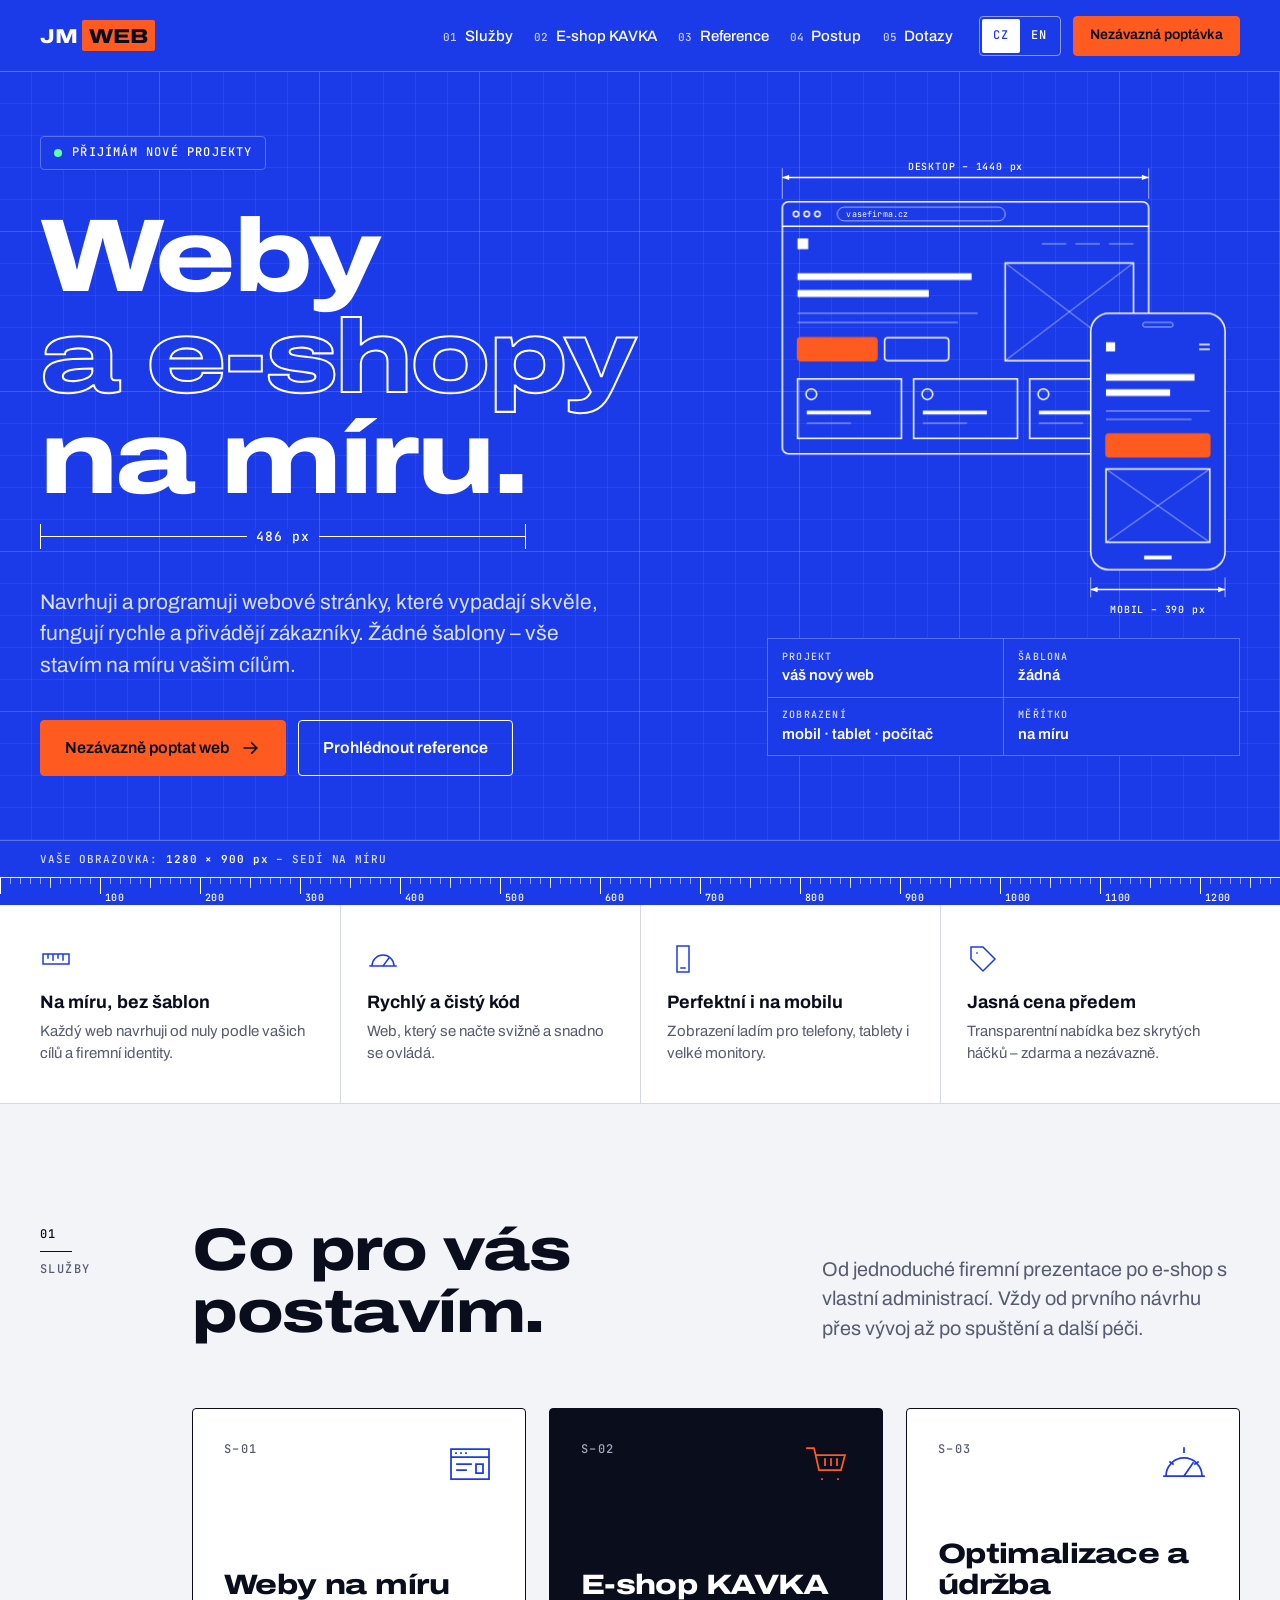
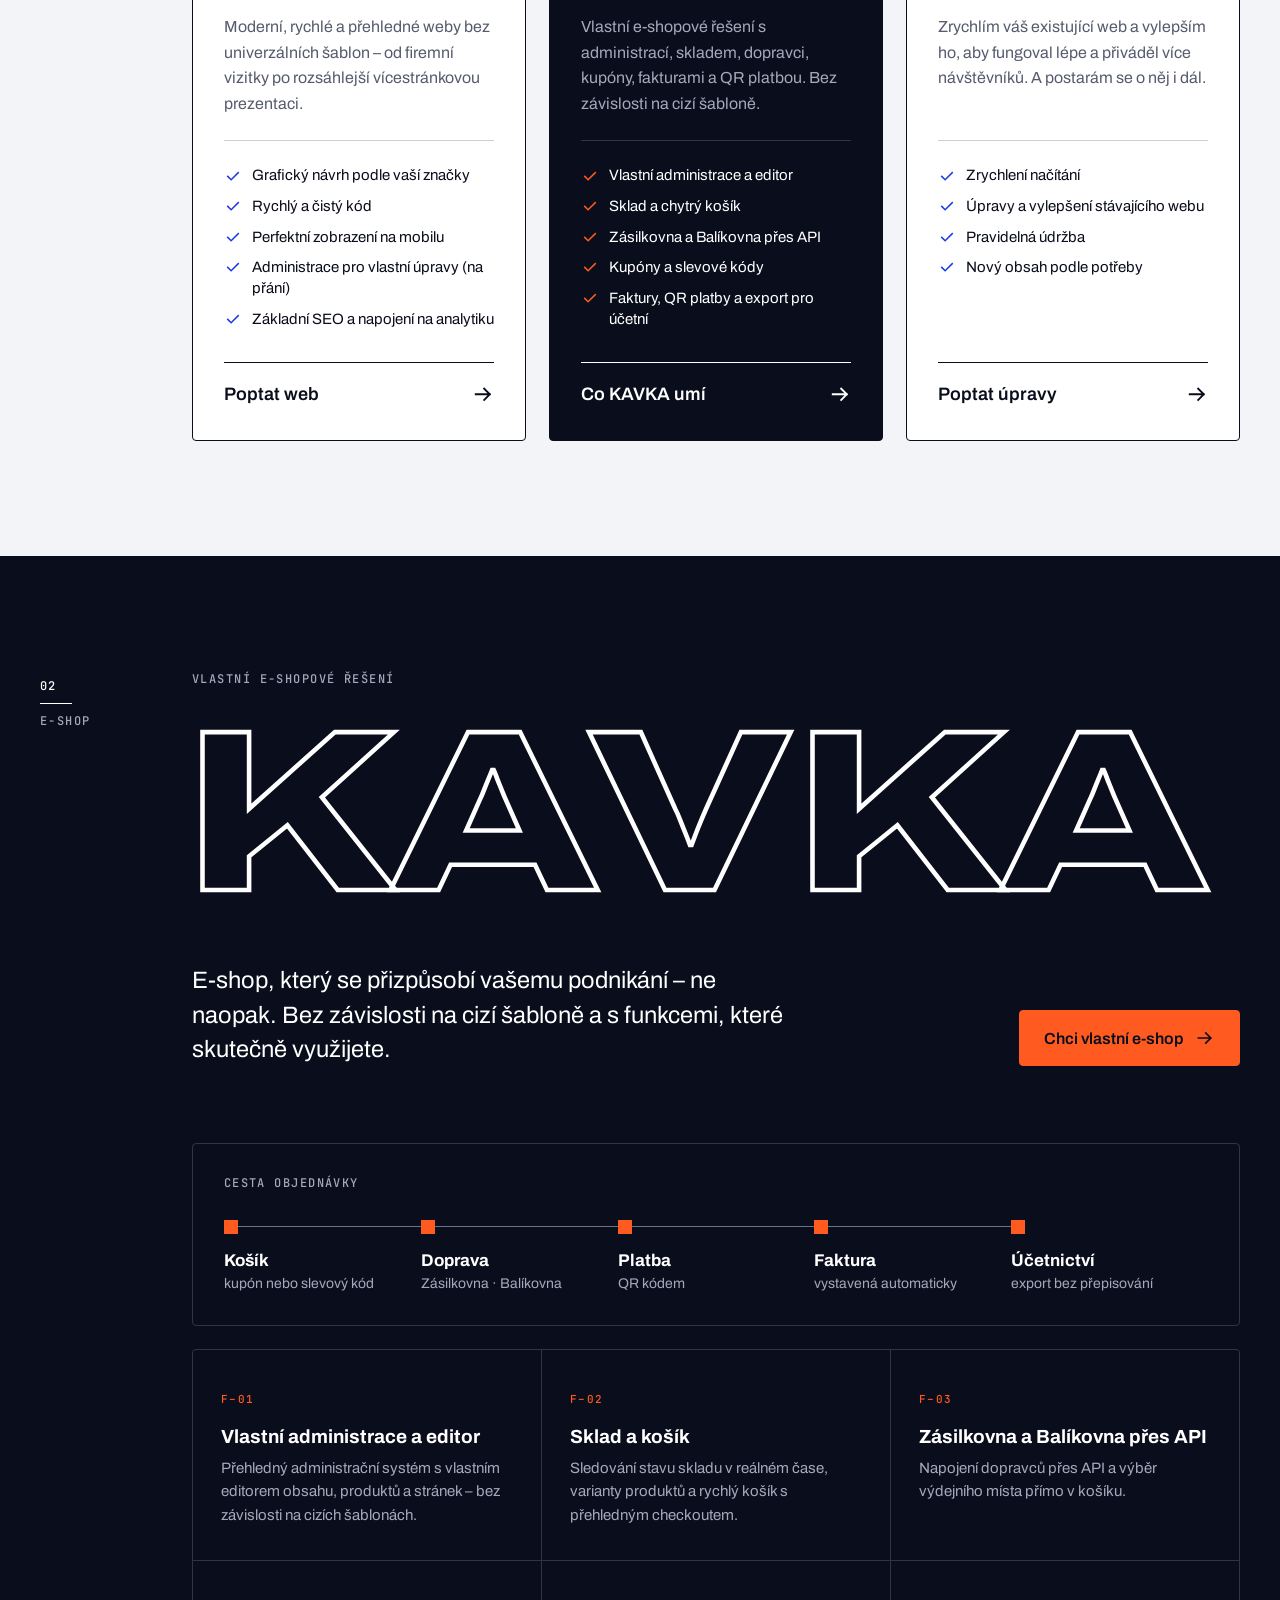
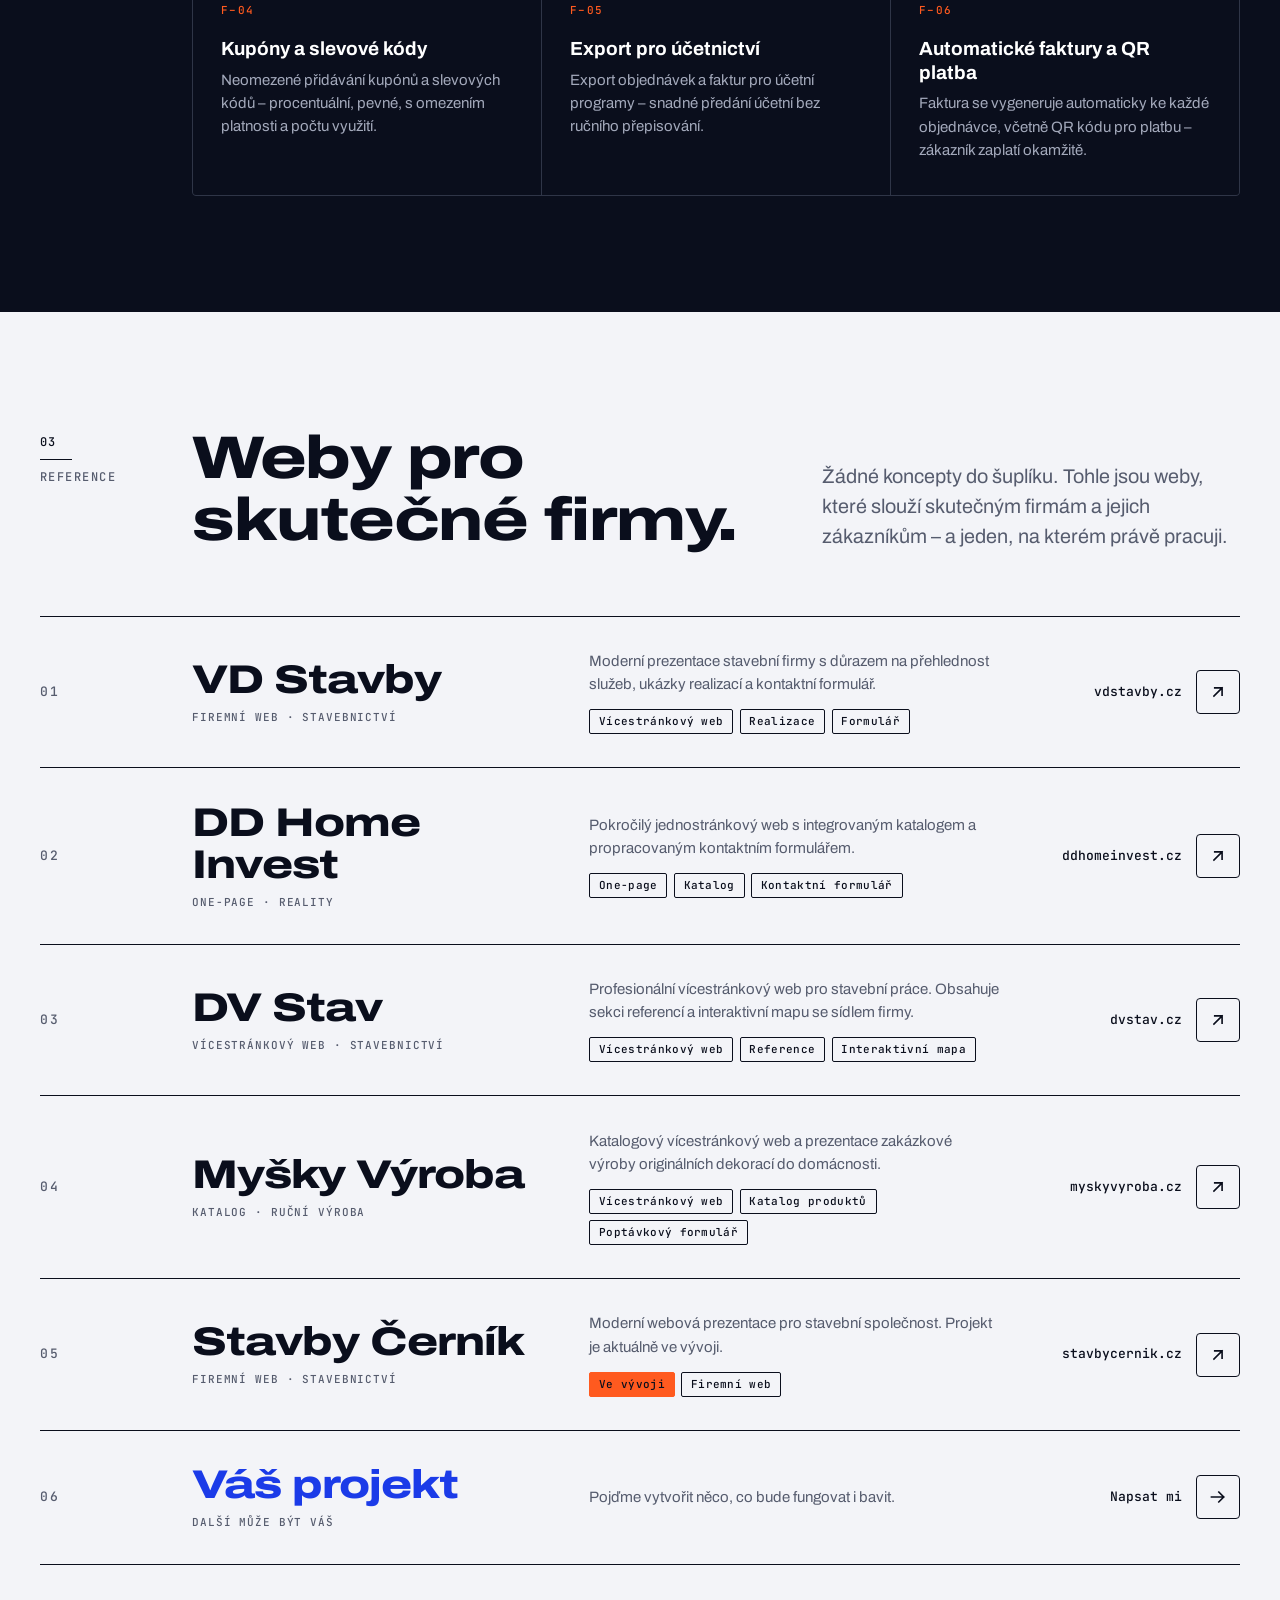
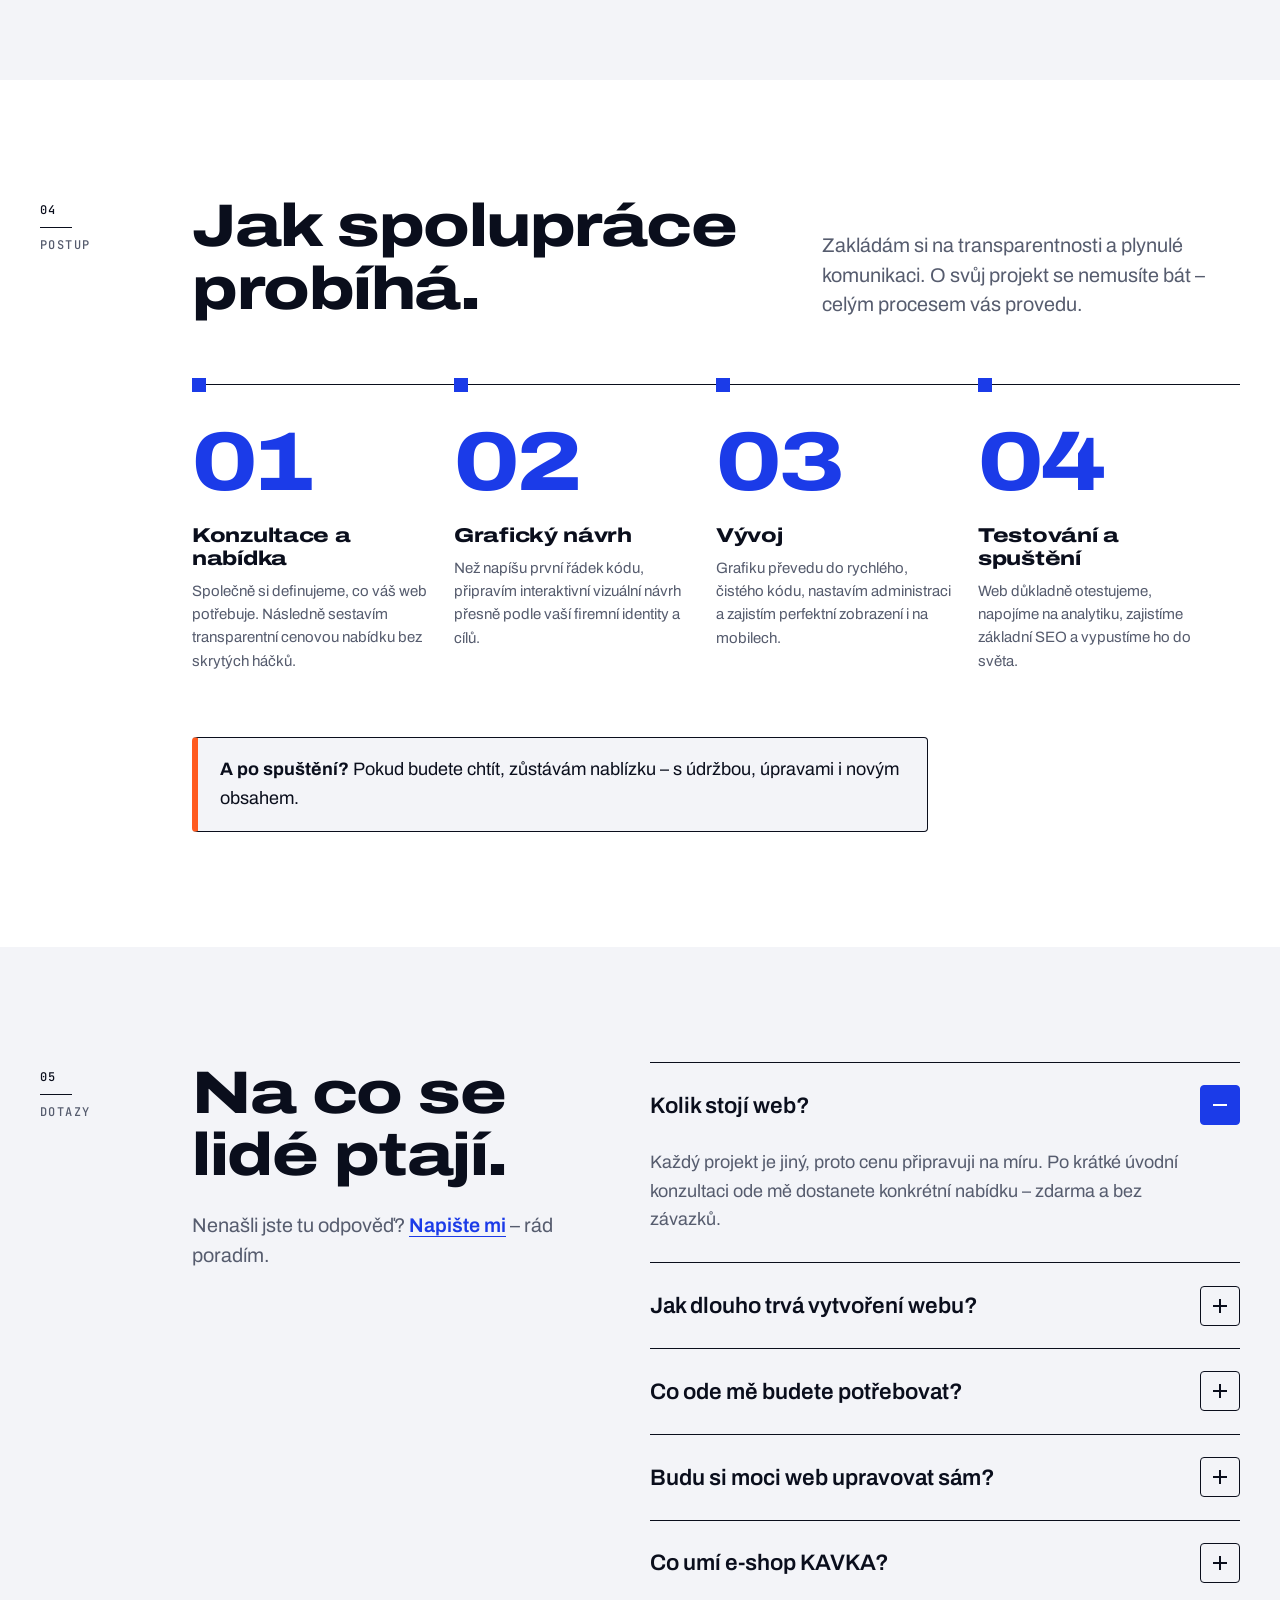
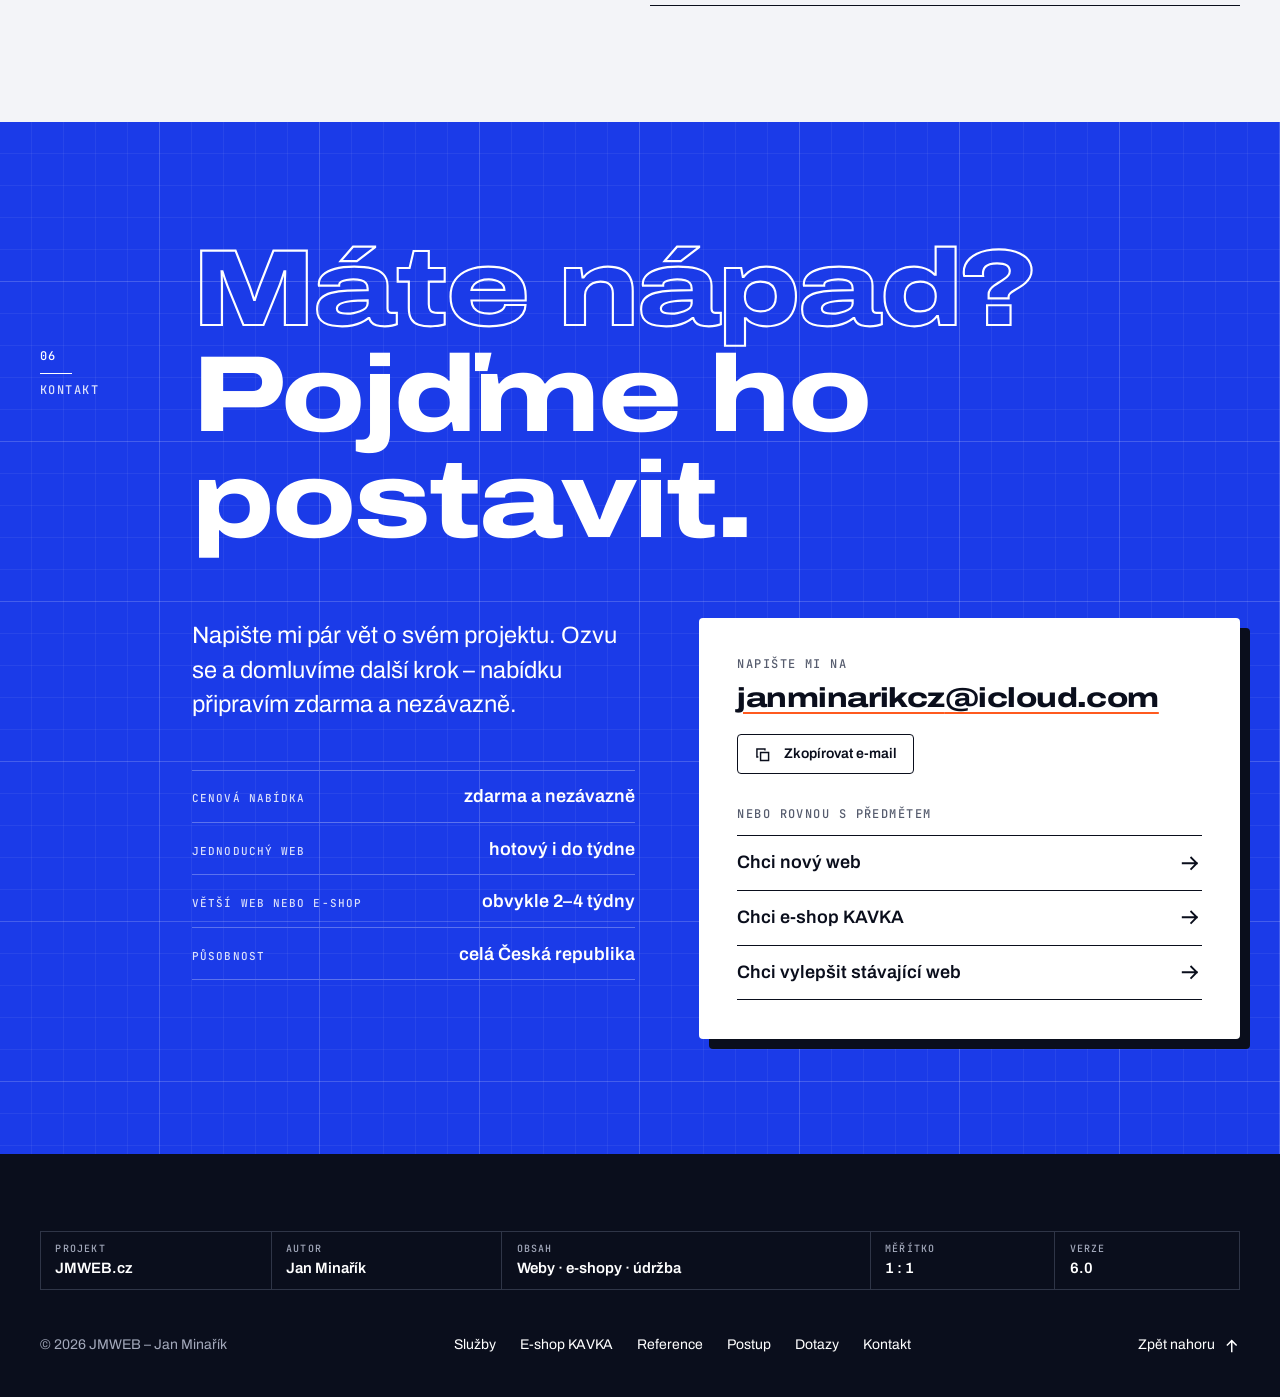
<file: index.html>
<!doctype html>
<html lang="cs" class="no-js">
<head>
  <meta charset="utf-8">
  <meta name="viewport" content="width=device-width, initial-scale=1, viewport-fit=cover">
  <title>JMWEB – weby a e-shopy na míru | Jan Minařík</title>
  <meta name="description" content="Navrhuji a programuji weby a e-shopy na míru – rychlé, přehledné a perfektní i na mobilu. Žádné šablony. Vlastní e-shopové řešení KAVKA. Nabídka zdarma a nezávazně.">
  <meta name="author" content="Jan Minařík">
  <meta name="theme-color" content="#1b3be8">
  <meta name="color-scheme" content="light">
  <link rel="canonical" href="https://www.jmweb.cz/">

  <meta property="og:type" content="website">
  <meta property="og:site_name" content="JMWEB">
  <meta property="og:locale" content="cs_CZ">
  <meta property="og:url" content="https://www.jmweb.cz/">
  <meta property="og:title" content="JMWEB – weby a e-shopy na míru">
  <meta property="og:description" content="Navrhuji a programuji webové stránky, které vypadají skvěle, fungují rychle a přivádějí zákazníky. Žádné šablony – vše stavím na míru.">
  <meta property="og:image" content="https://www.jmweb.cz/assets/img/og-image.png">
  <meta property="og:image:width" content="1200">
  <meta property="og:image:height" content="630">
  <meta property="og:image:alt" content="JMWEB – weby a e-shopy na míru">
  <meta name="twitter:card" content="summary_large_image">

  <link rel="icon" href="favicon.ico" sizes="32x32">
  <link rel="icon" href="favicon.svg" type="image/svg+xml">
  <link rel="apple-touch-icon" href="apple-touch-icon.png">
  <link rel="manifest" href="manifest.json">

  <link rel="preload" href="assets/fonts/archivo-expanded-800.woff2" as="font" type="font/woff2" crossorigin>
  <link rel="preload" href="assets/fonts/archivo-400-700.woff2" as="font" type="font/woff2" crossorigin>
  <!-- Po úpravě CSS nebo JS zvyšte číslo ?v= zde, ve 404.html a v sw.js. -->
  <link rel="stylesheet" href="assets/css/style.css?v=6.0.0">

  <script>
    (function (d) {
      var h = d.documentElement;
      h.className = h.className.replace('no-js', 'js');
      try {
        var p = new URLSearchParams(location.search).get('lang');
        var l = (p === 'en' || p === 'cs') ? p : localStorage.getItem('jmweb-lang');
        if (l === 'en') {
          h.lang = 'en';
          h.classList.add('lang-pending');
          setTimeout(function () { h.classList.remove('lang-pending'); }, 1500);
        }
      } catch (e) {}
    })(document);
  </script>
  <script src="assets/js/main.js?v=6.0.0" defer></script>

  <script type="application/ld+json">
  {
    "@context": "https://schema.org",
    "@type": "ProfessionalService",
    "name": "JMWEB – Jan Minařík",
    "description": "Tvorba webových stránek a e-shopů na míru včetně vlastního e-shopového řešení KAVKA.",
    "url": "https://www.jmweb.cz/",
    "image": "https://www.jmweb.cz/assets/img/og-image.png",
    "email": "janminarikcz@icloud.com",
    "areaServed": "Česká republika",
    "founder": { "@type": "Person", "name": "Jan Minařík" },
    "makesOffer": [
      { "@type": "Offer", "name": "Tvorba webových stránek na míru" },
      { "@type": "Offer", "name": "E-shop KAVKA – vlastní e-shopové řešení" },
      { "@type": "Offer", "name": "Optimalizace a údržba webů" }
    ]
  }
  </script>
</head>
<body>

<svg class="sprite" aria-hidden="true" focusable="false" width="0" height="0">
  <symbol id="i-arrow" viewBox="0 0 24 24"><path d="M4 12h15M13 6l6 6-6 6"/></symbol>
  <symbol id="i-arrow-ne" viewBox="0 0 24 24"><path d="M7 17 17 7M8 7h9v9"/></symbol>
  <symbol id="i-arrow-up" viewBox="0 0 24 24"><path d="M12 20V5M6 11l6-6 6 6"/></symbol>
  <symbol id="i-check" viewBox="0 0 24 24"><path d="M5 12.5 9.5 17 19 7.5"/></symbol>
  <symbol id="i-copy" viewBox="0 0 24 24"><path d="M9 9h11v11H9zM15 5V4H4v11h1"/></symbol>
  <symbol id="i-ruler" viewBox="0 0 32 32"><path d="M3 11h26v10H3zM8 11v4M13 11v6M18 11v4M23 11v6"/></symbol>
  <symbol id="i-gauge" viewBox="0 0 32 32"><path d="M5 23a11 11 0 1 1 22 0M16 23l6-8M3 23h26"/></symbol>
  <symbol id="i-phone" viewBox="0 0 32 32"><path d="M10 3h12v26H10zM14 25h4"/></symbol>
  <symbol id="i-tag" viewBox="0 0 32 32"><path d="M4 4h12l12 12-12 12L4 16zM10 10h.01"/></symbol>
  <symbol id="i-window" viewBox="0 0 48 48"><path d="M5 9h38v30H5zM5 17h38M10 13h.01M15 13h.01M20 13h.01M11 24h14M11 30h9M30 24h7v9h-7z"/></symbol>
  <symbol id="i-cart" viewBox="0 0 48 48"><path d="M4 8h7l5 22h22l4-15H13M19 39h.01M35 39h.01M22 19v6M28 19v6M34 19v6"/></symbol>
  <symbol id="i-tune" viewBox="0 0 48 48"><path d="M6 36a18 18 0 1 1 36 0M24 36l9-13M4 36h40M24 8v4M10 22l3 2M38 22l-3 2"/></symbol>
</svg>

<a class="skip-link" href="#main" data-i18n="a11y.skip">Přeskočit na obsah</a>

<header class="site-header" id="header">
  <div class="container header-inner">
    <a class="brand" href="#top" aria-label="JMWEB Jan Minařík – na začátek stránky" data-i18n-attr="aria-label=a11y.brand">
      <span class="brand-word" aria-hidden="true"><span class="brand-jm">JM</span><span class="brand-web">WEB</span></span>
      <span class="brand-sub" aria-hidden="true">Jan Minařík</span>
    </a>

    <nav class="nav" id="nav" aria-label="Hlavní navigace" data-i18n-attr="aria-label=a11y.nav">
      <ul class="nav-list" role="list">
        <li><a href="#sluzby"><span class="nav-no" aria-hidden="true">01</span><span data-i18n="nav.services">Služby</span></a></li>
        <li><a href="#kavka"><span class="nav-no" aria-hidden="true">02</span><span data-i18n="nav.kavka">E-shop KAVKA</span></a></li>
        <li><a href="#reference"><span class="nav-no" aria-hidden="true">03</span><span data-i18n="nav.work">Reference</span></a></li>
        <li><a href="#proces"><span class="nav-no" aria-hidden="true">04</span><span data-i18n="nav.process">Postup</span></a></li>
        <li><a href="#faq"><span class="nav-no" aria-hidden="true">05</span><span data-i18n="nav.faq">Dotazy</span></a></li>
        <li class="nav-contact"><a href="#kontakt"><span class="nav-no" aria-hidden="true">06</span><span data-i18n="nav.contact">Kontakt</span></a></li>
      </ul>
      <p class="nav-mail"><a href="mailto:janminarikcz@icloud.com">janminarikcz@icloud.com</a></p>
    </nav>

    <div class="header-tools">
      <div class="lang" role="group" aria-label="Jazyk" data-i18n-attr="aria-label=a11y.lang">
        <button type="button" class="lang-btn" data-lang="cs" lang="cs" aria-pressed="true" aria-label="CZ – čeština">CZ</button>
        <button type="button" class="lang-btn" data-lang="en" lang="en" aria-pressed="false" aria-label="EN – English">EN</button>
      </div>
      <a class="btn btn-sm header-cta" href="#kontakt"><span data-i18n="nav.cta">Nezávazná poptávka</span></a>
      <button type="button" class="menu-toggle" aria-expanded="false" aria-controls="nav" aria-label="Otevřít menu" data-i18n-attr="aria-label=a11y.menuOpen">
        <span class="menu-toggle-bars" aria-hidden="true"><span></span><span></span></span>
      </button>
    </div>
  </div>
</header>

<main id="main">

  <!-- ============ 00 / ÚVOD ============ -->
  <section class="hero t-blue" id="top" aria-labelledby="hero-title">
    <div class="hero-bg" aria-hidden="true"></div>
    <div class="container hero-inner">
      <div class="hero-copy">
        <p class="status"><span class="status-dot" aria-hidden="true"></span><span data-i18n="hero.status">Přijímám nové projekty</span></p>

        <h1 class="hero-title" id="hero-title">
          <span class="hero-line"><span data-i18n="hero.t1">Weby</span></span>
          <span class="hero-line hero-line--outline"><span data-i18n="hero.t2">a e-shopy</span></span>
          <span class="hero-line"><span class="measure" id="measure"><span data-i18n="hero.t3">na míru.</span><span class="dim" aria-hidden="true"><span class="dim-label" id="measure-label"></span></span></span></span>
        </h1>

        <p class="hero-lead" data-i18n="hero.lead">Navrhuji a programuji webové stránky, které vypadají skvěle, fungují rychle a přivádějí zákazníky. Žádné šablony – vše stavím na míru vašim cílům.</p>

        <div class="hero-actions">
          <a class="btn btn-primary" href="#kontakt"><span data-i18n="hero.cta1">Nezávazně poptat web</span><svg class="icon" aria-hidden="true"><use href="#i-arrow"/></svg></a>
          <a class="btn btn-ghost" href="#reference"><span data-i18n="hero.cta2">Prohlédnout reference</span></a>
        </div>
      </div>

      <figure class="hero-figure">
        <svg class="drawing" viewBox="0 0 620 606" role="img" aria-labelledby="drawing-title" focusable="false">
          <title id="drawing-title" data-i18n="hero.figTitle">Schematický výkres webu na počítači a v mobilu</title>
          <!-- desktop: kóta šířky -->
          <g class="dr dr-dim" style="--d:.9s">
            <path class="dr-thin" d="M20 16v40M500 16v40"/>
            <path d="M20 28h480"/>
            <path class="dr-fill" d="M20 28l9-3.6v7.2zM500 28l-9-3.6v7.2z"/>
            <text class="dr-text" x="260" y="19" text-anchor="middle">DESKTOP – 1440 px</text>
          </g>
          <!-- desktop: okno prohlížeče -->
          <g class="dr" style="--d:.15s">
            <rect x="20" y="60" width="480" height="330" rx="8"/>
            <path d="M20 92h480"/>
            <circle cx="38" cy="76" r="3.5"/><circle cx="52" cy="76" r="3.5"/><circle cx="66" cy="76" r="3.5"/>
            <rect class="dr-thin" x="92" y="67" width="220" height="18" rx="9"/>
          </g>
          <text class="dr dr-text dr-url" style="--d:.45s" x="104" y="80" data-i18n="hero.figUrl">vasefirma.cz</text>
          <g class="dr" style="--d:.45s">
            <path class="dr-fill" d="M40 108h14v14H40z"/>
            <path class="dr-thin" d="M360 115h32M404 115h32M448 115h32"/>
            <path class="dr-bar" d="M40 158h228M40 180h172"/>
            <path class="dr-thin" d="M40 206h236M40 218h210"/>
            <rect class="dr-accent" x="40" y="238" width="104" height="30" rx="4"/>
            <rect x="154" y="238" width="84" height="30" rx="4"/>
            <rect x="312" y="140" width="168" height="128"/>
            <path class="dr-thin" d="M312 140l168 128M480 140 312 268"/>
          </g>
          <g class="dr" style="--d:.7s">
            <rect x="40" y="292" width="136" height="78"/><rect x="192" y="292" width="136" height="78"/><rect x="344" y="292" width="136" height="78"/>
            <circle cx="58" cy="312" r="7"/><circle cx="210" cy="312" r="7"/><circle cx="362" cy="312" r="7"/>
            <path class="dr-bar dr-bar--sm" d="M52 336h84M204 336h84M356 336h84"/>
            <path class="dr-thin" d="M52 350h58M204 350h58M356 350h58"/>
          </g>
          <!-- mobil -->
          <g class="dr" style="--d:1s">
            <rect class="dr-cover" x="424" y="206" width="176" height="336" rx="24"/>
            <rect class="dr-thin" x="492" y="218" width="40" height="6" rx="3"/>
            <path class="dr-fill" d="M444 244h12v12h-12z"/>
            <path d="M566 247h14M566 253h14"/>
            <path class="dr-bar" d="M444 290h116M444 310h84"/>
            <path class="dr-thin" d="M444 334h136M444 345h112"/>
            <rect class="dr-accent" x="444" y="364" width="136" height="30" rx="4"/>
            <rect x="444" y="410" width="136" height="96"/>
            <path class="dr-thin" d="M444 410l136 96M580 410l-136 96"/>
            <path class="dr-bar dr-bar--sm" d="M494 526h36"/>
          </g>
          <!-- mobil: kóta šířky -->
          <g class="dr dr-dim" style="--d:1.35s">
            <path class="dr-thin" d="M424 552v26M600 552v26"/>
            <path d="M424 568h176"/>
            <path class="dr-fill" d="M424 568l9-3.6v7.2zM600 568l-9-3.6v7.2z"/>
            <text class="dr-text" x="512" y="598" text-anchor="middle" data-i18n="hero.figMobile">MOBIL – 390 px</text>
          </g>
        </svg>
        <figcaption class="legend">
          <dl>
            <div><dt data-i18n="legend.k1">Projekt</dt><dd data-i18n="legend.v1">váš nový web</dd></div>
            <div><dt data-i18n="legend.k2">Šablona</dt><dd data-i18n="legend.v2">žádná</dd></div>
            <div><dt data-i18n="legend.k3">Zobrazení</dt><dd data-i18n="legend.v3">mobil · tablet · počítač</dd></div>
            <div><dt data-i18n="legend.k4">Měřítko</dt><dd data-i18n="legend.v4">na míru</dd></div>
          </dl>
        </figcaption>
      </figure>
    </div>

    <div class="ruler" aria-hidden="true">
      <p class="ruler-readout"><span data-i18n="hero.screen">Vaše obrazovka</span>: <b id="screen-size">100 %</b><span class="ruler-fit" data-i18n="hero.fit"> – sedí na míru</span></p>
      <div class="ruler-scale" id="ruler-scale"></div>
    </div>
  </section>

  <!-- ============ zásady ============ -->
  <section class="principles t-white" aria-labelledby="principles-title">
    <div class="container">
      <h2 class="sr-only" id="principles-title" data-i18n="principles.title">Na čem stavím</h2>
      <ul class="principles-list" role="list">
        <li data-reveal>
          <svg class="icon icon-lg" aria-hidden="true"><use href="#i-ruler"/></svg>
          <h3 class="principle-title" data-i18n="principles.1.t">Na míru, bez šablon</h3>
          <p data-i18n="principles.1.p">Každý web navrhuji od nuly podle vašich cílů a firemní identity.</p>
        </li>
        <li data-reveal>
          <svg class="icon icon-lg" aria-hidden="true"><use href="#i-gauge"/></svg>
          <h3 class="principle-title" data-i18n="principles.2.t">Rychlý a čistý kód</h3>
          <p data-i18n="principles.2.p">Web, který se načte svižně a snadno se ovládá.</p>
        </li>
        <li data-reveal>
          <svg class="icon icon-lg" aria-hidden="true"><use href="#i-phone"/></svg>
          <h3 class="principle-title" data-i18n="principles.3.t">Perfektní i na mobilu</h3>
          <p data-i18n="principles.3.p">Zobrazení ladím pro telefony, tablety i velké monitory.</p>
        </li>
        <li data-reveal>
          <svg class="icon icon-lg" aria-hidden="true"><use href="#i-tag"/></svg>
          <h3 class="principle-title" data-i18n="principles.4.t">Jasná cena předem</h3>
          <p data-i18n="principles.4.p">Transparentní nabídka bez skrytých háčků – zdarma a nezávazně.</p>
        </li>
      </ul>
    </div>
  </section>

  <!-- ============ 01 / SLUŽBY ============ -->
  <section class="section t-light" id="sluzby" aria-labelledby="sluzby-title">
    <div class="container section-grid">
      <p class="rail" aria-hidden="true"><span class="rail-no">01</span><span class="rail-name" data-i18n="nav.services">Služby</span></p>
      <div class="section-body">
        <header class="section-head" data-reveal>
          <h2 class="h2" id="sluzby-title" data-i18n="services.title">Co pro vás postavím.</h2>
          <p class="section-intro" data-i18n="services.intro">Od jednoduché firemní prezentace po e-shop s vlastní administrací. Vždy od prvního návrhu přes vývoj až po spuštění a další péči.</p>
        </header>

        <div class="cards">
          <article class="card" data-reveal>
            <div class="card-top"><span class="card-no">S–01</span><svg class="icon icon-xl" aria-hidden="true"><use href="#i-window"/></svg></div>
            <h3 class="card-title" data-i18n="services.1.t">Weby na míru</h3>
            <p class="card-text" data-i18n="services.1.p">Moderní, rychlé a přehledné weby bez univerzálních šablon – od firemní vizitky po rozsáhlejší vícestránkovou prezentaci.</p>
            <ul class="checklist" role="list">
              <li><svg class="icon" aria-hidden="true"><use href="#i-check"/></svg><span data-i18n="services.1.l1">Grafický návrh podle vaší značky</span></li>
              <li><svg class="icon" aria-hidden="true"><use href="#i-check"/></svg><span data-i18n="services.1.l2">Rychlý a čistý kód</span></li>
              <li><svg class="icon" aria-hidden="true"><use href="#i-check"/></svg><span data-i18n="services.1.l3">Perfektní zobrazení na mobilu</span></li>
              <li><svg class="icon" aria-hidden="true"><use href="#i-check"/></svg><span data-i18n="services.1.l4">Administrace pro vlastní úpravy (na přání)</span></li>
              <li><svg class="icon" aria-hidden="true"><use href="#i-check"/></svg><span data-i18n="services.1.l5">Základní SEO a napojení na analytiku</span></li>
            </ul>
            <a class="card-link" href="#kontakt"><span data-i18n="services.1.cta">Poptat web</span><svg class="icon" aria-hidden="true"><use href="#i-arrow"/></svg></a>
          </article>

          <article class="card card--dark" data-reveal>
            <div class="card-top"><span class="card-no">S–02</span><svg class="icon icon-xl" aria-hidden="true"><use href="#i-cart"/></svg></div>
            <h3 class="card-title" data-i18n="services.2.t">E-shop KAVKA</h3>
            <p class="card-text" data-i18n="services.2.p">Vlastní e-shopové řešení s administrací, skladem, dopravci, kupóny, fakturami a QR platbou. Bez závislosti na cizí šabloně.</p>
            <ul class="checklist" role="list">
              <li><svg class="icon" aria-hidden="true"><use href="#i-check"/></svg><span data-i18n="services.2.l1">Vlastní administrace a editor</span></li>
              <li><svg class="icon" aria-hidden="true"><use href="#i-check"/></svg><span data-i18n="services.2.l2">Sklad a chytrý košík</span></li>
              <li><svg class="icon" aria-hidden="true"><use href="#i-check"/></svg><span data-i18n="services.2.l3">Zásilkovna a Balíkovna přes API</span></li>
              <li><svg class="icon" aria-hidden="true"><use href="#i-check"/></svg><span data-i18n="services.2.l4">Kupóny a slevové kódy</span></li>
              <li><svg class="icon" aria-hidden="true"><use href="#i-check"/></svg><span data-i18n="services.2.l5">Faktury, QR platby a export pro účetní</span></li>
            </ul>
            <a class="card-link" href="#kavka"><span data-i18n="services.2.cta">Co KAVKA umí</span><svg class="icon" aria-hidden="true"><use href="#i-arrow"/></svg></a>
          </article>

          <article class="card" data-reveal>
            <div class="card-top"><span class="card-no">S–03</span><svg class="icon icon-xl" aria-hidden="true"><use href="#i-tune"/></svg></div>
            <h3 class="card-title" data-i18n="services.3.t">Optimalizace a údržba</h3>
            <p class="card-text" data-i18n="services.3.p">Zrychlím váš existující web a vylepším ho, aby fungoval lépe a přiváděl více návštěvníků. A postarám se o něj i dál.</p>
            <ul class="checklist" role="list">
              <li><svg class="icon" aria-hidden="true"><use href="#i-check"/></svg><span data-i18n="services.3.l1">Zrychlení načítání</span></li>
              <li><svg class="icon" aria-hidden="true"><use href="#i-check"/></svg><span data-i18n="services.3.l2">Úpravy a vylepšení stávajícího webu</span></li>
              <li><svg class="icon" aria-hidden="true"><use href="#i-check"/></svg><span data-i18n="services.3.l3">Pravidelná údržba</span></li>
              <li><svg class="icon" aria-hidden="true"><use href="#i-check"/></svg><span data-i18n="services.3.l4">Nový obsah podle potřeby</span></li>
            </ul>
            <a class="card-link" href="#kontakt"><span data-i18n="services.3.cta">Poptat úpravy</span><svg class="icon" aria-hidden="true"><use href="#i-arrow"/></svg></a>
          </article>
        </div>
      </div>
    </div>
  </section>

  <!-- ============ 02 / KAVKA ============ -->
  <section class="section t-dark kavka" id="kavka" aria-labelledby="kavka-title">
    <div class="container section-grid">
      <p class="rail" aria-hidden="true"><span class="rail-no">02</span><span class="rail-name" data-i18n="kavka.rail">E-shop</span></p>
      <div class="section-body">
        <header class="kavka-head" data-reveal>
          <p class="kicker" data-i18n="kavka.kicker">Vlastní e-shopové řešení</p>
          <h2 class="kavka-word" id="kavka-title">KAVKA</h2>
          <div class="kavka-intro">
            <p class="lead" data-i18n="kavka.lead">E-shop, který se přizpůsobí vašemu podnikání – ne naopak. Bez závislosti na cizí šabloně a s funkcemi, které skutečně využijete.</p>
            <a class="btn btn-primary" href="#kontakt"><span data-i18n="kavka.cta">Chci vlastní e-shop</span><svg class="icon" aria-hidden="true"><use href="#i-arrow"/></svg></a>
          </div>
        </header>

        <div class="flow" data-reveal>
          <p class="flow-title" id="flow-title" data-i18n="kavka.flowTitle">Cesta objednávky</p>
          <ol class="flow-list" aria-labelledby="flow-title" role="list">
            <li><span class="flow-node" aria-hidden="true"></span><strong data-i18n="kavka.flow.1.t">Košík</strong><span data-i18n="kavka.flow.1.p">kupón nebo slevový kód</span></li>
            <li><span class="flow-node" aria-hidden="true"></span><strong data-i18n="kavka.flow.2.t">Doprava</strong><span>Zásilkovna · Balíkovna</span></li>
            <li><span class="flow-node" aria-hidden="true"></span><strong data-i18n="kavka.flow.3.t">Platba</strong><span data-i18n="kavka.flow.3.p">QR kódem</span></li>
            <li><span class="flow-node" aria-hidden="true"></span><strong data-i18n="kavka.flow.4.t">Faktura</strong><span data-i18n="kavka.flow.4.p">vystavená automaticky</span></li>
            <li><span class="flow-node" aria-hidden="true"></span><strong data-i18n="kavka.flow.5.t">Účetnictví</strong><span data-i18n="kavka.flow.5.p">export bez přepisování</span></li>
          </ol>
        </div>

        <ul class="features" role="list">
          <li class="feature" data-reveal>
            <span class="feature-no">F–01</span>
            <h3 class="feature-title" data-i18n="kavka.f1.t">Vlastní administrace a editor</h3>
            <p data-i18n="kavka.f1.p">Přehledný administrační systém s vlastním editorem obsahu, produktů a stránek – bez závislosti na cizích šablonách.</p>
          </li>
          <li class="feature" data-reveal>
            <span class="feature-no">F–02</span>
            <h3 class="feature-title" data-i18n="kavka.f2.t">Sklad a košík</h3>
            <p data-i18n="kavka.f2.p">Sledování stavu skladu v reálném čase, varianty produktů a rychlý košík s přehledným checkoutem.</p>
          </li>
          <li class="feature" data-reveal>
            <span class="feature-no">F–03</span>
            <h3 class="feature-title" data-i18n="kavka.f3.t">Zásilkovna a Balíkovna přes API</h3>
            <p data-i18n="kavka.f3.p">Napojení dopravců přes API a výběr výdejního místa přímo v košíku.</p>
          </li>
          <li class="feature" data-reveal>
            <span class="feature-no">F–04</span>
            <h3 class="feature-title" data-i18n="kavka.f4.t">Kupóny a slevové kódy</h3>
            <p data-i18n="kavka.f4.p">Neomezené přidávání kupónů a slevových kódů – procentuální, pevné, s omezením platnosti a počtu využití.</p>
          </li>
          <li class="feature" data-reveal>
            <span class="feature-no">F–05</span>
            <h3 class="feature-title" data-i18n="kavka.f5.t">Export pro účetnictví</h3>
            <p data-i18n="kavka.f5.p">Export objednávek a faktur pro účetní programy – snadné předání účetní bez ručního přepisování.</p>
          </li>
          <li class="feature" data-reveal>
            <span class="feature-no">F–06</span>
            <h3 class="feature-title" data-i18n="kavka.f6.t">Automatické faktury a QR platba</h3>
            <p data-i18n="kavka.f6.p">Faktura se vygeneruje automaticky ke každé objednávce, včetně QR kódu pro platbu – zákazník zaplatí okamžitě.</p>
          </li>
        </ul>
      </div>
    </div>
  </section>

  <!-- ============ 03 / REFERENCE ============ -->
  <section class="section t-light" id="reference" aria-labelledby="reference-title">
    <div class="container section-grid">
      <p class="rail" aria-hidden="true"><span class="rail-no">03</span><span class="rail-name" data-i18n="nav.work">Reference</span></p>
      <div class="section-body">
        <header class="section-head" data-reveal>
          <h2 class="h2" id="reference-title" data-i18n="work.title">Weby pro skutečné firmy.</h2>
          <p class="section-intro" data-i18n="work.intro">Žádné koncepty do šuplíku. Tohle jsou weby, které slouží skutečným firmám a jejich zákazníkům – a jeden, na kterém právě pracuji.</p>
        </header>
      </div>
    </div>

    <div class="container">
      <ol class="work" role="list">
        <li class="work-item" data-reveal>
          <a class="work-link" href="https://vdstavby.cz" target="_blank" rel="noopener">
            <span class="work-no" aria-hidden="true">01</span>
            <div class="work-main">
              <h3 class="work-name">VD Stavby</h3>
              <p class="work-type" data-i18n="work.1.type">Firemní web · Stavebnictví</p>
            </div>
            <div class="work-info">
              <p class="work-desc" data-i18n="work.1.desc">Moderní prezentace stavební firmy s důrazem na přehlednost služeb, ukázky realizací a kontaktní formulář.</p>
              <div class="tags"><span class="tag" data-i18n="tag.multi">Vícestránkový web</span><span class="tag" data-i18n="tag.portfolio">Realizace</span><span class="tag" data-i18n="tag.form">Formulář</span></div>
            </div>
            <div class="work-go"><span class="work-domain">vdstavby.cz</span><svg class="icon" aria-hidden="true"><use href="#i-arrow-ne"/></svg><span class="sr-only" data-i18n="a11y.newTab">(otevře se v novém okně)</span></div>
          </a>
        </li>
        <li class="work-item" data-reveal>
          <a class="work-link" href="https://ddhomeinvest.cz" target="_blank" rel="noopener">
            <span class="work-no" aria-hidden="true">02</span>
            <div class="work-main">
              <h3 class="work-name">DD Home Invest</h3>
              <p class="work-type" data-i18n="work.2.type">One-page · Reality</p>
            </div>
            <div class="work-info">
              <p class="work-desc" data-i18n="work.2.desc">Pokročilý jednostránkový web s integrovaným katalogem a propracovaným kontaktním formulářem.</p>
              <div class="tags"><span class="tag" data-i18n="tag.one">One-page</span><span class="tag" data-i18n="tag.catalog">Katalog</span><span class="tag" data-i18n="tag.contactForm">Kontaktní formulář</span></div>
            </div>
            <div class="work-go"><span class="work-domain">ddhomeinvest.cz</span><svg class="icon" aria-hidden="true"><use href="#i-arrow-ne"/></svg><span class="sr-only" data-i18n="a11y.newTab">(otevře se v novém okně)</span></div>
          </a>
        </li>
        <li class="work-item" data-reveal>
          <a class="work-link" href="https://dvstav.cz" target="_blank" rel="noopener">
            <span class="work-no" aria-hidden="true">03</span>
            <div class="work-main">
              <h3 class="work-name">DV Stav</h3>
              <p class="work-type" data-i18n="work.3.type">Vícestránkový web · Stavebnictví</p>
            </div>
            <div class="work-info">
              <p class="work-desc" data-i18n="work.3.desc">Profesionální vícestránkový web pro stavební práce. Obsahuje sekci referencí a interaktivní mapu se sídlem firmy.</p>
              <div class="tags"><span class="tag" data-i18n="tag.multi">Vícestránkový web</span><span class="tag" data-i18n="tag.refs">Reference</span><span class="tag" data-i18n="tag.map">Interaktivní mapa</span></div>
            </div>
            <div class="work-go"><span class="work-domain">dvstav.cz</span><svg class="icon" aria-hidden="true"><use href="#i-arrow-ne"/></svg><span class="sr-only" data-i18n="a11y.newTab">(otevře se v novém okně)</span></div>
          </a>
        </li>
        <li class="work-item" data-reveal>
          <a class="work-link" href="https://myskyvyroba.cz" target="_blank" rel="noopener">
            <span class="work-no" aria-hidden="true">04</span>
            <div class="work-main">
              <h3 class="work-name">Myšky Výroba</h3>
              <p class="work-type" data-i18n="work.4.type">Katalog · Ruční výroba</p>
            </div>
            <div class="work-info">
              <p class="work-desc" data-i18n="work.4.desc">Katalogový vícestránkový web a prezentace zakázkové výroby originálních dekorací do domácnosti.</p>
              <div class="tags"><span class="tag" data-i18n="tag.multi">Vícestránkový web</span><span class="tag" data-i18n="tag.products">Katalog produktů</span><span class="tag" data-i18n="tag.inquiry">Poptávkový formulář</span></div>
            </div>
            <div class="work-go"><span class="work-domain">myskyvyroba.cz</span><svg class="icon" aria-hidden="true"><use href="#i-arrow-ne"/></svg><span class="sr-only" data-i18n="a11y.newTab">(otevře se v novém okně)</span></div>
          </a>
        </li>
        <li class="work-item" data-reveal>
          <a class="work-link" href="https://stavbycernik.cz" target="_blank" rel="noopener">
            <span class="work-no" aria-hidden="true">05</span>
            <div class="work-main">
              <h3 class="work-name">Stavby Černík</h3>
              <p class="work-type" data-i18n="work.5.type">Firemní web · Stavebnictví</p>
            </div>
            <div class="work-info">
              <p class="work-desc" data-i18n="work.5.desc">Moderní webová prezentace pro stavební společnost. Projekt je aktuálně ve vývoji.</p>
              <div class="tags"><span class="tag tag--wip" data-i18n="tag.wip">Ve vývoji</span><span class="tag" data-i18n="tag.corp">Firemní web</span></div>
            </div>
            <div class="work-go"><span class="work-domain">stavbycernik.cz</span><svg class="icon" aria-hidden="true"><use href="#i-arrow-ne"/></svg><span class="sr-only" data-i18n="a11y.newTab">(otevře se v novém okně)</span></div>
          </a>
        </li>
        <li class="work-item work-item--next" data-reveal>
          <a class="work-link" href="#kontakt">
            <span class="work-no" aria-hidden="true">06</span>
            <div class="work-main">
              <h3 class="work-name" data-i18n="work.next.t">Váš projekt</h3>
              <p class="work-type" data-i18n="work.next.type">Další může být váš</p>
            </div>
            <div class="work-info">
              <p class="work-desc" data-i18n="work.next.desc">Pojďme vytvořit něco, co bude fungovat i bavit.</p>
            </div>
            <div class="work-go"><span class="work-domain" data-i18n="work.next.cta">Napsat mi</span><svg class="icon" aria-hidden="true"><use href="#i-arrow"/></svg></div>
          </a>
        </li>
      </ol>
    </div>
  </section>

  <!-- ============ 04 / POSTUP ============ -->
  <section class="section t-white" id="proces" aria-labelledby="proces-title">
    <div class="container section-grid">
      <p class="rail" aria-hidden="true"><span class="rail-no">04</span><span class="rail-name" data-i18n="nav.process">Postup</span></p>
      <div class="section-body">
        <header class="section-head" data-reveal>
          <h2 class="h2" id="proces-title" data-i18n="process.title">Jak spolupráce probíhá.</h2>
          <p class="section-intro" data-i18n="process.intro">Zakládám si na transparentnosti a plynulé komunikaci. O svůj projekt se nemusíte bát – celým procesem vás provedu.</p>
        </header>

        <ol class="steps" role="list">
          <li class="step" data-reveal>
            <span class="step-no" aria-hidden="true">01</span>
            <h3 class="step-title" data-i18n="process.1.t">Konzultace a nabídka</h3>
            <p data-i18n="process.1.p">Společně si definujeme, co váš web potřebuje. Následně sestavím transparentní cenovou nabídku bez skrytých háčků.</p>
          </li>
          <li class="step" data-reveal>
            <span class="step-no" aria-hidden="true">02</span>
            <h3 class="step-title" data-i18n="process.2.t">Grafický návrh</h3>
            <p data-i18n="process.2.p">Než napíšu první řádek kódu, připravím interaktivní vizuální návrh přesně podle vaší firemní identity a cílů.</p>
          </li>
          <li class="step" data-reveal>
            <span class="step-no" aria-hidden="true">03</span>
            <h3 class="step-title" data-i18n="process.3.t">Vývoj</h3>
            <p data-i18n="process.3.p">Grafiku převedu do rychlého, čistého kódu, nastavím administraci a zajistím perfektní zobrazení i na mobilech.</p>
          </li>
          <li class="step" data-reveal>
            <span class="step-no" aria-hidden="true">04</span>
            <h3 class="step-title" data-i18n="process.4.t">Testování a spuštění</h3>
            <p data-i18n="process.4.p">Web důkladně otestujeme, napojíme na analytiku, zajistíme základní SEO a vypustíme ho do světa.</p>
          </li>
        </ol>

        <p class="after" data-reveal><strong data-i18n="process.after.t">A po spuštění?</strong> <span data-i18n="process.after.p">Pokud budete chtít, zůstávám nablízku – s údržbou, úpravami i novým obsahem.</span></p>
      </div>
    </div>
  </section>

  <!-- ============ 05 / DOTAZY ============ -->
  <section class="section t-light" id="faq" aria-labelledby="faq-title">
    <div class="container section-grid">
      <p class="rail" aria-hidden="true"><span class="rail-no">05</span><span class="rail-name" data-i18n="nav.faq">Dotazy</span></p>
      <div class="section-body faq-layout">
        <header class="faq-head" data-reveal>
          <h2 class="h2" id="faq-title" data-i18n="faq.title">Na co se lidé ptají.</h2>
          <p class="section-intro"><span data-i18n="faq.intro1">Nenašli jste tu odpověď?</span> <a href="#kontakt" data-i18n="faq.intro2">Napište mi</a><span data-i18n="faq.intro3"> – rád poradím.</span></p>
        </header>

        <div class="faq" data-reveal>
          <div class="faq-item is-open">
            <h3 class="faq-q"><button type="button" id="faq-q1" aria-expanded="true" aria-controls="faq-a1"><span data-i18n="faq.1.q">Kolik stojí web?</span><span class="faq-icon" aria-hidden="true"></span></button></h3>
            <div class="faq-a" id="faq-a1" role="region" aria-labelledby="faq-q1"><div class="faq-a-inner"><p data-i18n="faq.1.a">Každý projekt je jiný, proto cenu připravuji na míru. Po krátké úvodní konzultaci ode mě dostanete konkrétní nabídku – zdarma a bez závazků.</p></div></div>
          </div>
          <div class="faq-item">
            <h3 class="faq-q"><button type="button" id="faq-q2" aria-expanded="false" aria-controls="faq-a2"><span data-i18n="faq.2.q">Jak dlouho trvá vytvoření webu?</span><span class="faq-icon" aria-hidden="true"></span></button></h3>
            <div class="faq-a" id="faq-a2" role="region" aria-labelledby="faq-q2"><div class="faq-a-inner"><p data-i18n="faq.2.a">Záleží na složitosti. Jednoduchá firemní vizitka může být hotová do týdne. Rozsáhlejší vícestránkový web nebo e-shop obvykle zabere 2 až 4 týdny podle rozsahu a připravenosti podkladů.</p></div></div>
          </div>
          <div class="faq-item">
            <h3 class="faq-q"><button type="button" id="faq-q3" aria-expanded="false" aria-controls="faq-a3"><span data-i18n="faq.3.q">Co ode mě budete potřebovat?</span><span class="faq-icon" aria-hidden="true"></span></button></h3>
            <div class="faq-a" id="faq-a3" role="region" aria-labelledby="faq-q3"><div class="faq-a-inner"><p data-i18n="faq.3.a">Na začátku mi stačí stručně popsat, čím se zabýváte a jaký je cíl webu. Pokud máte logo, fotky a texty, je to skvělé. Pokud ne, pomohu vám najít vhodné řešení – například copywriting nebo úpravu loga.</p></div></div>
          </div>
          <div class="faq-item">
            <h3 class="faq-q"><button type="button" id="faq-q4" aria-expanded="false" aria-controls="faq-a4"><span data-i18n="faq.4.q">Budu si moci web upravovat sám?</span><span class="faq-icon" aria-hidden="true"></span></button></h3>
            <div class="faq-a" id="faq-a4" role="region" aria-labelledby="faq-q4"><div class="faq-a-inner"><p data-i18n="faq.4.a">Ano, pokud si to budete přát. Připravím přehlednou administraci a ukážu vám, jak měnit texty, fotografie nebo produkty – bez znalosti programování.</p></div></div>
          </div>
          <div class="faq-item">
            <h3 class="faq-q"><button type="button" id="faq-q5" aria-expanded="false" aria-controls="faq-a5"><span data-i18n="faq.5.q">Co umí e-shop KAVKA?</span><span class="faq-icon" aria-hidden="true"></span></button></h3>
            <div class="faq-a" id="faq-a5" role="region" aria-labelledby="faq-q5"><div class="faq-a-inner"><p data-i18n="faq.5.a">KAVKA je moje vlastní e-shopové řešení. Obsahuje vlastní administrační systém a editor, sledování skladu, košík a checkout, napojení dopravců Zásilkovna a Balíkovna přes API, kupóny a slevové kódy, export objednávek pro účetnictví a automatické generování faktur včetně QR kódu pro platbu.</p></div></div>
          </div>
        </div>
      </div>
    </div>
  </section>

  <!-- ============ 06 / KONTAKT ============ -->
  <section class="contact t-blue" id="kontakt" aria-labelledby="kontakt-title">
    <div class="hero-bg" aria-hidden="true"></div>
    <div class="container section-grid">
      <p class="rail" aria-hidden="true"><span class="rail-no">06</span><span class="rail-name" data-i18n="nav.contact">Kontakt</span></p>
      <div class="section-body">
        <h2 class="contact-title" id="kontakt-title" data-reveal>
          <span class="hero-line hero-line--outline"><span data-i18n="contact.t1">Máte nápad?</span></span>
          <span class="hero-line"><span data-i18n="contact.t2">Pojďme ho</span></span>
          <span class="hero-line"><span data-i18n="contact.t3">postavit.</span></span>
        </h2>

        <div class="contact-grid">
          <div class="contact-intro" data-reveal>
            <p class="lead" data-i18n="contact.lead">Napište mi pár vět o svém projektu. Ozvu se a domluvíme další krok – nabídku připravím zdarma a nezávazně.</p>
            <dl class="specs">
              <div><dt data-i18n="contact.s1.k">Cenová nabídka</dt><dd data-i18n="contact.s1.v">zdarma a nezávazně</dd></div>
              <div><dt data-i18n="contact.s2.k">Jednoduchý web</dt><dd data-i18n="contact.s2.v">hotový i do týdne</dd></div>
              <div><dt data-i18n="contact.s3.k">Větší web nebo e-shop</dt><dd data-i18n="contact.s3.v">obvykle 2–4 týdny</dd></div>
              <div><dt data-i18n="contact.s4.k">Působnost</dt><dd data-i18n="contact.s4.v">celá Česká republika</dd></div>
            </dl>
          </div>

          <div class="contact-box" data-reveal>
            <p class="kicker" data-i18n="contact.mailLabel">Napište mi na</p>
            <a class="contact-mail" href="mailto:janminarikcz@icloud.com">janminarikcz<wbr>@icloud.com</a>
            <div class="contact-actions">
              <button type="button" class="btn btn-ghost btn-sm" id="copy-mail" data-mail="janminarikcz@icloud.com"><svg class="icon" aria-hidden="true"><use href="#i-copy"/></svg><span id="copy-mail-label" data-i18n="contact.copy">Zkopírovat e-mail</span></button>
              <span class="sr-only" role="status" aria-live="polite" id="copy-status"></span>
            </div>

            <p class="kicker quick-label" data-i18n="contact.quickLabel">Nebo rovnou s předmětem</p>
            <ul class="quick" role="list">
              <li><a class="quick-link" data-mail-topic="web" href="mailto:janminarikcz@icloud.com?subject=Popt%C3%A1vka%3A%20nov%C3%BD%20web"><span data-i18n="contact.q1">Chci nový web</span><svg class="icon" aria-hidden="true"><use href="#i-arrow"/></svg></a></li>
              <li><a class="quick-link" data-mail-topic="shop" href="mailto:janminarikcz@icloud.com?subject=Popt%C3%A1vka%3A%20e-shop%20KAVKA"><span data-i18n="contact.q2">Chci e-shop KAVKA</span><svg class="icon" aria-hidden="true"><use href="#i-arrow"/></svg></a></li>
              <li><a class="quick-link" data-mail-topic="care" href="mailto:janminarikcz@icloud.com?subject=Popt%C3%A1vka%3A%20%C3%BAprava%20st%C3%A1vaj%C3%ADc%C3%ADho%20webu"><span data-i18n="contact.q3">Chci vylepšit stávající web</span><svg class="icon" aria-hidden="true"><use href="#i-arrow"/></svg></a></li>
            </ul>
          </div>
        </div>
      </div>
    </div>
  </section>
</main>

<footer class="site-footer t-dark">
  <div class="container">
    <dl class="titleblock">
      <div><dt data-i18n="footer.k1">Projekt</dt><dd>JMWEB.cz</dd></div>
      <div><dt data-i18n="footer.k2">Autor</dt><dd>Jan Minařík</dd></div>
      <div><dt data-i18n="footer.k3">Obsah</dt><dd data-i18n="footer.v3">Weby · e-shopy · údržba</dd></div>
      <div><dt data-i18n="footer.k4">Měřítko</dt><dd>1 : 1</dd></div>
      <div><dt data-i18n="footer.k5">Verze</dt><dd>6.0</dd></div>
    </dl>

    <div class="footer-bottom">
      <p class="copyright">© 2026 JMWEB – Jan Minařík</p>
      <ul class="footer-nav" role="list">
        <li><a href="#sluzby" data-i18n="nav.services">Služby</a></li>
        <li><a href="#kavka" data-i18n="nav.kavka">E-shop KAVKA</a></li>
        <li><a href="#reference" data-i18n="nav.work">Reference</a></li>
        <li><a href="#proces" data-i18n="nav.process">Postup</a></li>
        <li><a href="#faq" data-i18n="nav.faq">Dotazy</a></li>
        <li><a href="#kontakt" data-i18n="nav.contact">Kontakt</a></li>
      </ul>
      <a class="to-top" href="#top"><span data-i18n="footer.top">Zpět nahoru</span><svg class="icon" aria-hidden="true"><use href="#i-arrow-up"/></svg></a>
    </div>
  </div>
</footer>

</body>
</html>
</file>
<file: assets/css/style.css>
/* ==========================================================================
   JMWEB.cz · v6 · „Na míru“
   Jan Minařík – weby a e-shopy na míru
   --------------------------------------------------------------------------
   01 Písma a proměnné      06 Služby           11 Kontakt
   02 Základ                07 KAVKA            12 Patička
   03 Tlačítka a ikony      08 Reference        13 Animace
   04 Hlavička a navigace   09 Postup           14 Tisk
   05 Úvod (hero)           10 Dotazy
   ========================================================================== */

/* 01 · Písma a proměnné --------------------------------------------------- */

@font-face {
  font-family: "Archivo Expanded";
  src: url("../fonts/archivo-expanded-800.woff2") format("woff2");
  font-weight: 800;
  font-style: normal;
  font-display: swap;
}

@font-face {
  font-family: "Archivo";
  src: url("../fonts/archivo-400-700.woff2") format("woff2");
  font-weight: 400 700;
  font-style: normal;
  font-display: swap;
}

@font-face {
  font-family: "JetBrains Mono";
  src: url("../fonts/jetbrains-mono-400-600.woff2") format("woff2");
  font-weight: 400 600;
  font-style: normal;
  font-display: swap;
}

:root {
  --blue: #1b3be8;
  --ink: #0a0e1c;
  --paper: #f3f4f8;
  --white: #fff;
  --accent: #ff5a1f;
  --muted: #565c6e;

  --font-display: "Archivo Expanded", "Archivo", "Arial Black", "Helvetica Neue", Arial, sans-serif;
  --font-text: "Archivo", system-ui, -apple-system, "Segoe UI", Roboto, "Helvetica Neue", Arial, sans-serif;
  --font-mono: "JetBrains Mono", ui-monospace, SFMono-Regular, Menlo, Consolas, "Liberation Mono", monospace;

  --header-h: 4.5rem;
  --gutter: clamp(1.25rem, 4vw, 2.5rem);
  --container: 82rem;
  --rail: 9.5rem;
  --radius: 4px;
  --ease: cubic-bezier(.2, .7, .2, 1);
}

/* Barevná schémata sekcí */
.t-light,
.t-white {
  --bg: var(--paper);
  --fg: var(--ink);
  --fg-soft: var(--muted);
  --rule: #cdd0d9;
  --mark: var(--blue);
  --focus: var(--blue);
}

.t-white {
  --bg: var(--white);
  --rule: #d6d9e1;
}

.t-blue {
  --bg: var(--blue);
  --fg: #fff;
  --fg-soft: rgba(255, 255, 255, .84);
  --rule: #5b72ee;
  --mark: #fff;
  --focus: #fff;
}

.t-dark {
  --bg: var(--ink);
  --fg: #fff;
  --fg-soft: #a3a9bb;
  --rule: #2f3547;
  --mark: var(--accent);
  --focus: #fff;
}

.t-light,
.t-white,
.t-blue,
.t-dark {
  background-color: var(--bg);
  color: var(--fg);
}

/* 02 · Základ ------------------------------------------------------------- */

*,
*::before,
*::after {
  box-sizing: border-box;
}

html {
  -webkit-text-size-adjust: 100%;
  text-size-adjust: 100%;
  scroll-padding-top: calc(var(--header-h) + 1rem);
}

body {
  margin: 0;
  background: var(--paper);
  color: var(--ink);
  font-family: var(--font-text);
  font-size: clamp(1rem, .94rem + .28vw, 1.125rem);
  line-height: 1.6;
  -webkit-font-smoothing: antialiased;
  -moz-osx-font-smoothing: grayscale;
}

.lang-pending body {
  visibility: hidden;
}

h1,
h2,
h3,
p,
ul,
ol,
dl,
dd,
figure {
  margin: 0;
}

ul,
ol {
  padding: 0;
  list-style: none;
}

a {
  color: inherit;
}

svg {
  display: block;
}

button {
  font: inherit;
  color: inherit;
}

:focus-visible {
  outline: 3px solid var(--focus, var(--blue));
  outline-offset: 3px;
}

::selection {
  background: var(--accent);
  color: var(--ink);
}

.sr-only {
  position: absolute;
  width: 1px;
  height: 1px;
  margin: -1px;
  padding: 0;
  overflow: hidden;
  clip: rect(0, 0, 0, 0);
  white-space: nowrap;
  border: 0;
}

.sprite {
  position: absolute;
  width: 0;
  height: 0;
  overflow: hidden;
}

.container {
  width: 100%;
  max-width: calc(var(--container) + 2 * var(--gutter));
  margin-inline: auto;
  padding-inline: var(--gutter);
}

.skip-link {
  position: absolute;
  top: -10rem;
  left: var(--gutter);
  z-index: 200;
  padding: .75rem 1rem;
  border-radius: var(--radius);
  background: var(--accent);
  color: var(--ink);
  font-weight: 600;
  text-decoration: none;
}

.skip-link:focus {
  top: .75rem;
}

/* Drobné technické popisky */
.kicker {
  font-family: var(--font-mono);
  font-size: .75rem;
  font-weight: 500;
  letter-spacing: .12em;
  line-height: 1.4;
  text-transform: uppercase;
  color: var(--fg-soft);
}

.lead {
  max-width: 38rem;
  font-size: clamp(1.125rem, 1rem + .6vw, 1.5rem);
  line-height: 1.45;
}

/* Sekce: levá „lišta“ s číslem + obsah */
.section {
  padding-block: clamp(4rem, 9vw, 8rem);
}

.section-grid {
  display: grid;
  grid-template-columns: var(--rail) minmax(0, 1fr);
}

.rail {
  position: sticky;
  top: calc(var(--header-h) + 2rem);
  align-self: start;
  display: flex;
  flex-direction: column;
  gap: .6rem;
  padding-top: .5rem;
  font-family: var(--font-mono);
  font-size: .75rem;
  font-weight: 500;
  letter-spacing: .12em;
  line-height: 1.2;
  text-transform: uppercase;
  color: var(--fg-soft);
}

.rail-no {
  color: var(--fg);
}

.rail-no::after {
  content: "";
  display: block;
  width: 2rem;
  height: 1px;
  margin-top: .6rem;
  background: currentColor;
}

.section-head {
  display: grid;
  grid-template-columns: minmax(0, 1.15fr) minmax(0, .85fr);
  gap: 1.25rem clamp(2rem, 5vw, 5rem);
  align-items: end;
  margin-bottom: clamp(2.5rem, 5vw, 4.5rem);
}

.h2 {
  font-family: var(--font-display);
  font-size: clamp(1.875rem, 1.15rem + 3.4vw, 3.75rem);
  font-weight: 800;
  line-height: 1.04;
  letter-spacing: -.025em;
  text-wrap: balance;
}

.section-intro {
  max-width: 36rem;
  font-size: clamp(1.0625rem, 1rem + .3vw, 1.25rem);
  line-height: 1.5;
  color: var(--fg-soft);
}

/* 03 · Tlačítka a ikony --------------------------------------------------- */

.icon {
  flex: none;
  width: 1.25em;
  height: 1.25em;
  fill: none;
  stroke: currentColor;
  stroke-width: 2;
  stroke-linecap: square;
  stroke-linejoin: miter;
}

.icon-lg {
  width: 2rem;
  height: 2rem;
  stroke-width: 1.5;
}

.icon-xl {
  width: 3rem;
  height: 3rem;
  stroke-width: 1.75;
}

.btn {
  display: inline-flex;
  align-items: center;
  justify-content: center;
  gap: .75rem;
  min-height: 3.5rem;
  padding: .75rem 1.5rem;
  border: 1px solid transparent;
  border-radius: var(--radius);
  background: transparent;
  font-size: 1rem;
  font-weight: 600;
  line-height: 1.2;
  text-decoration: none;
  cursor: pointer;
  transition: background-color .2s, border-color .2s, color .2s;
}

.btn .icon {
  transition: transform .3s var(--ease);
}

.btn:hover .icon {
  transform: translateX(4px);
}

.btn-primary {
  border-color: var(--accent);
  background: var(--accent);
  color: var(--ink);
}

.btn-primary:hover {
  border-color: #fff;
  background: #fff;
}

.btn-ghost {
  border-color: currentColor;
  color: var(--fg);
}

.btn-ghost:hover {
  border-color: var(--fg);
  background: var(--fg);
  color: var(--bg);
}

.btn-sm {
  min-height: 2.5rem;
  padding: .4rem 1rem;
  font-size: .875rem;
}

.btn-sm:hover .icon {
  transform: none;
}

/* 04 · Hlavička a navigace ------------------------------------------------ */

.site-header {
  --focus: #fff;
  position: sticky;
  top: 0;
  z-index: 100;
  height: var(--header-h);
  border-bottom: 1px solid #5b72ee;
  background: var(--blue);
  color: #fff;
}

.header-inner {
  display: flex;
  align-items: center;
  gap: clamp(1rem, 2vw, 2rem);
  height: 100%;
}

.brand {
  display: inline-flex;
  align-items: center;
  gap: .9rem;
  min-height: 2.75rem;
  text-decoration: none;
}

.brand-word {
  display: inline-flex;
  align-items: center;
  font-family: var(--font-display);
  font-size: 1.25rem;
  font-weight: 800;
  line-height: 1;
  letter-spacing: -.01em;
}

.brand-jm {
  padding-right: .22em;
}

.brand-web {
  padding: .28em .36em .26em;
  border-radius: 2px;
  background: var(--accent);
  color: var(--ink);
}

.brand-sub {
  padding-left: .9rem;
  border-left: 1px solid #5b72ee;
  font-family: var(--font-mono);
  font-size: .6875rem;
  font-weight: 500;
  letter-spacing: .1em;
  line-height: 1.6;
  text-transform: uppercase;
  white-space: nowrap;
}

.nav {
  margin-left: auto;
}

.nav-list {
  display: flex;
  gap: clamp(1rem, 1.7vw, 1.75rem);
}

.nav-list a {
  position: relative;
  display: inline-flex;
  align-items: baseline;
  gap: .45rem;
  padding: .6rem 0;
  font-size: .9375rem;
  font-weight: 500;
  line-height: 1.2;
  text-decoration: none;
  white-space: nowrap;
}

.nav-no {
  font-family: var(--font-mono);
  font-size: .6875rem;
  opacity: .75;
}

.nav-list a::after {
  content: "";
  position: absolute;
  right: 0;
  bottom: .15rem;
  left: 0;
  height: 2px;
  background: currentColor;
  transform: scaleX(0);
  transform-origin: left;
  transition: transform .3s var(--ease);
}

.nav-list a:hover::after,
.nav-list a[aria-current]::after {
  transform: scaleX(1);
}

.nav-contact,
.nav-mail {
  display: none;
}

.header-tools {
  display: flex;
  align-items: center;
  gap: .75rem;
}

.lang {
  display: inline-flex;
  padding: 2px;
  border: 1px solid rgba(255, 255, 255, .5);
  border-radius: var(--radius);
}

.lang-btn {
  appearance: none;
  min-width: 2.375rem;
  height: 2.125rem;
  padding: 0 .5rem;
  border: 0;
  border-radius: 2px;
  background: transparent;
  color: #fff;
  font-family: var(--font-mono);
  font-size: .75rem;
  font-weight: 500;
  letter-spacing: .06em;
  cursor: pointer;
  transition: background-color .2s, color .2s;
}

.lang-btn:hover {
  background: rgba(255, 255, 255, .16);
}

.lang-btn[aria-pressed="true"] {
  background: #fff;
  color: var(--blue);
}

.header-cta {
  border-color: var(--accent);
  background: var(--accent);
  color: var(--ink);
  white-space: nowrap;
}

.header-cta:hover {
  border-color: #fff;
  background: #fff;
}

.menu-toggle {
  display: none;
  appearance: none;
  align-items: center;
  justify-content: center;
  width: 2.75rem;
  height: 2.75rem;
  padding: 0;
  border: 1px solid rgba(255, 255, 255, .5);
  border-radius: var(--radius);
  background: transparent;
  color: #fff;
  cursor: pointer;
}

.menu-toggle-bars {
  display: grid;
  gap: 6px;
  width: 1.125rem;
}

.menu-toggle-bars span {
  height: 2px;
  background: currentColor;
  transition: transform .3s var(--ease);
}

.menu-open .menu-toggle-bars span:first-child {
  transform: translateY(4px) rotate(45deg);
}

.menu-open .menu-toggle-bars span:last-child {
  transform: translateY(-4px) rotate(-45deg);
}

.no-js .lang,
.no-js .menu-toggle {
  display: none;
}

@media (max-width: 82em) {
  .brand-sub {
    display: none;
  }
}

/* Mobilní navigace */
@media (max-width: 69.99em) {
  .lang-btn {
    min-width: 2.625rem;
    height: calc(2.75rem - 6px);
  }

  .header-cta {
    display: none;
  }

  .header-tools {
    margin-left: auto;
  }

  .js .menu-toggle {
    display: inline-flex;
  }

  .js .nav {
    position: fixed;
    inset: var(--header-h) 0 0;
    z-index: 99;
    display: flex;
    flex-direction: column;
    margin: 0;
    padding: 1rem var(--gutter) calc(1.5rem + env(safe-area-inset-bottom, 0px));
    overflow-y: auto;
    overscroll-behavior: contain;
    background: var(--blue);
    opacity: 0;
    visibility: hidden;
    transform: translateY(-.5rem);
  }

  /* Přechod jen při otevírání: zavření i změna šířky okna proběhnou okamžitě,
     takže menu neproblikne při otočení tabletu nebo zmenšení okna. */
  .js.menu-open .nav {
    opacity: 1;
    visibility: visible;
    transform: none;
    transition: opacity .25s, transform .3s var(--ease);
  }

  .js.menu-open {
    overflow: hidden;
  }

  .js .nav-list {
    flex-direction: column;
    gap: 0;
  }

  .js .nav-list a {
    display: flex;
    gap: 1rem;
    padding: 1.05rem 0;
    border-bottom: 1px solid #5b72ee;
    font-family: var(--font-display);
    font-size: clamp(1.375rem, 6.4vw, 2rem);
    font-weight: 800;
    letter-spacing: -.02em;
    white-space: normal;
  }

  .js .nav-list a::after {
    display: none;
  }

  .js .nav-no {
    font-size: .75rem;
    font-weight: 500;
    letter-spacing: .08em;
  }

  .js .nav-contact {
    display: block;
  }

  .js .nav-mail {
    display: block;
    margin-top: auto;
    padding-top: 2rem;
    font-family: var(--font-mono);
    font-size: .875rem;
  }

  /* Bez JavaScriptu: obyčejný zalomený seznam odkazů */
  .no-js .site-header {
    position: static;
    height: auto;
  }

  .no-js .header-inner {
    flex-wrap: wrap;
    gap: .25rem 1.5rem;
    padding-block: .9rem;
  }

  .no-js .nav {
    width: 100%;
    margin: 0;
  }

  .no-js .nav-list {
    flex-wrap: wrap;
    gap: 0 1.25rem;
  }

  .no-js .nav-contact {
    display: block;
  }
}

/* 05 · Úvod (hero) -------------------------------------------------------- */

.hero {
  position: relative;
  isolation: isolate;
  display: flex;
  flex-direction: column;
  min-height: min(calc(100vh - var(--header-h)), 62rem);
  min-height: min(calc(100svh - var(--header-h)), 62rem);
  overflow: hidden;
}

/* Rastr výkresu */
.hero-bg {
  position: absolute;
  inset: 0;
  z-index: -1;
  background-image:
    linear-gradient(rgba(255, 255, 255, .13) 1px, transparent 1px),
    linear-gradient(90deg, rgba(255, 255, 255, .13) 1px, transparent 1px),
    linear-gradient(rgba(255, 255, 255, .055) 1px, transparent 1px),
    linear-gradient(90deg, rgba(255, 255, 255, .055) 1px, transparent 1px);
  background-size: 10rem 10rem, 10rem 10rem, 2rem 2rem, 2rem 2rem;
  background-position: -1px -1px;
}

.hero-inner {
  flex: 1;
  display: grid;
  grid-template-columns: minmax(0, 7fr) minmax(0, 5fr);
  gap: 3rem clamp(2rem, 5vw, 5rem);
  align-items: center;
  padding-block: clamp(2.5rem, 5vw, 4.5rem);
}

.hero-copy {
  container-type: inline-size;
}

.status {
  display: inline-flex;
  align-items: center;
  gap: .65rem;
  margin-bottom: clamp(1.5rem, 3vw, 2.25rem);
  padding: .5rem .8rem;
  border: 1px solid var(--rule);
  border-radius: var(--radius);
  background: var(--blue);
  font-family: var(--font-mono);
  font-size: .75rem;
  font-weight: 500;
  letter-spacing: .1em;
  line-height: 1.3;
  text-transform: uppercase;
}

.status-dot {
  width: .5rem;
  height: .5rem;
  border-radius: 50%;
  background: #5dffb0;
}

.hero-title,
.contact-title {
  font-family: var(--font-display);
  font-weight: 800;
  line-height: .98;
  letter-spacing: -.025em;
}

.hero-title {
  font-size: clamp(2.25rem, 11.4vw, 6.75rem);
  font-size: clamp(2.25rem, 15.6cqi, 6.75rem);
}

.hero-line {
  display: block;
}

@supports (-webkit-text-stroke: 1px #000) {
  .hero-line--outline,
  .kavka-word {
    color: transparent;
    -webkit-text-stroke: max(1.5px, .02em) var(--stroke, #fff);
  }
}

/* Kóta pod „na míru.“ */
.measure {
  position: relative;
  display: inline-block;
  padding-bottom: .44em;
}

.dim {
  position: absolute;
  right: 0;
  bottom: .06em;
  left: 0;
  display: flex;
  align-items: center;
  justify-content: center;
  height: .24em;
  border-inline: 1px solid #fff;
  letter-spacing: 0;
  -webkit-text-stroke: 0;
}

.dim::before {
  content: "";
  position: absolute;
  top: 50%;
  right: 0;
  left: 0;
  height: 1px;
  background: #fff;
}

.dim-label {
  position: relative;
  padding: .1em .7em;
  background: var(--blue);
  color: #fff;
  font-family: var(--font-mono);
  font-size: clamp(.6875rem, .13em, .8125rem);
  font-weight: 500;
  line-height: 1;
  letter-spacing: .08em;
  white-space: nowrap;
}

.dim-label:empty {
  display: none;
}

.hero-lead {
  max-width: 35rem;
  margin-top: clamp(1.25rem, 2.6vw, 2rem);
  font-size: clamp(1.0625rem, 1rem + .45vw, 1.3125rem);
  line-height: 1.5;
  color: var(--fg-soft);
}

.hero-actions {
  display: flex;
  flex-wrap: wrap;
  gap: .75rem;
  margin-top: clamp(1.75rem, 3vw, 2.5rem);
}

/* Výkres */
.hero-figure {
  position: relative;
}

.drawing {
  width: 100%;
  height: auto;
  overflow: visible;
  fill: none;
  stroke: #fff;
  stroke-width: 1.5;
}

.drawing * {
  vector-effect: non-scaling-stroke;
}

.dr-thin {
  stroke-width: 1;
  stroke-opacity: .6;
}

.dr-fill {
  fill: #fff;
  stroke: none;
}

.dr-bar {
  stroke-width: 9;
  vector-effect: none;
}

.dr-bar--sm {
  stroke-width: 5;
}

.dr-accent {
  fill: var(--accent);
  stroke: var(--accent);
}

.dr-cover {
  fill: var(--blue);
}

.dr-text {
  fill: #fff;
  stroke: none;
  font-family: var(--font-mono);
  font-size: 13px;
  font-weight: 500;
  letter-spacing: .08em;
}

.dr-url {
  font-size: 11px;
  font-weight: 400;
  letter-spacing: .02em;
}

/* Popisové pole výkresu */
.legend {
  margin-top: 1.25rem;
  border: 1px solid var(--rule);
  background: var(--rule);
}

.legend dl,
.titleblock {
  display: grid;
  gap: 1px;
  margin: 0;
}

.legend dl {
  grid-template-columns: repeat(2, minmax(0, 1fr));
}

.legend div,
.titleblock div {
  padding: .65rem .9rem .7rem;
  background: var(--bg);
}

.legend dt,
.titleblock dt {
  font-family: var(--font-mono);
  font-size: .625rem;
  font-weight: 500;
  letter-spacing: .12em;
  line-height: 1.4;
  text-transform: uppercase;
  color: var(--fg-soft);
}

.legend dd,
.titleblock dd {
  margin-top: .15rem;
  font-size: .9375rem;
  font-weight: 600;
  line-height: 1.3;
}

/* Pravítko pod úvodem */
.ruler {
  border-top: 1px solid var(--rule);
  background: var(--blue);
  font-family: var(--font-mono);
  font-size: .6875rem;
  font-weight: 500;
  letter-spacing: .08em;
  line-height: 1.4;
}

.ruler-readout {
  padding: .7rem var(--gutter) .6rem;
  text-transform: uppercase;
  color: var(--fg-soft);
}

.ruler-readout b {
  font-weight: 600;
  color: #fff;
  text-transform: none;
}

.ruler-scale {
  position: relative;
  height: 1.75rem;
  overflow: hidden;
  border-top: 1px solid #fff;
  background-image:
    linear-gradient(90deg, #fff 1px, transparent 1px),
    linear-gradient(90deg, rgba(255, 255, 255, .8) 1px, transparent 1px),
    linear-gradient(90deg, rgba(255, 255, 255, .55) 1px, transparent 1px);
  background-repeat: repeat-x;
  background-size: 100px 1rem, 50px .625rem, 10px .375rem;
}

.ruler-scale span {
  position: absolute;
  bottom: .1rem;
  padding-left: .3rem;
  font-size: .625rem;
  letter-spacing: .04em;
  line-height: 1;
  color: #fff;
}

/* Zásady */
.principles {
  border-bottom: 1px solid var(--rule);
}

.principles-list {
  display: grid;
  grid-template-columns: repeat(4, minmax(0, 1fr));
}

.principles-list li {
  padding: clamp(1.75rem, 3vw, 2.75rem) clamp(1rem, 2vw, 2rem);
  border-left: 1px solid var(--rule);
}

.principles-list li:first-child {
  padding-left: 0;
  border-left: 0;
}

.principles-list .icon {
  color: var(--blue);
}

.principle-title {
  margin: 1rem 0 .35rem;
  font-size: 1.125rem;
  font-weight: 700;
  line-height: 1.25;
}

.principles-list p {
  font-size: .9375rem;
  line-height: 1.5;
  color: var(--fg-soft);
}

/* 06 · Služby ------------------------------------------------------------- */

.cards {
  display: grid;
  grid-template-columns: repeat(3, minmax(0, 1fr));
  gap: clamp(1rem, 1.8vw, 1.5rem);
}

.card {
  display: flex;
  flex-direction: column;
  padding: clamp(1.5rem, 2.4vw, 2.25rem);
  border: 1px solid var(--ink);
  border-radius: var(--radius);
  background: #fff;
  box-shadow: 0 0 0 var(--blue);
  transition: transform .3s var(--ease), box-shadow .3s var(--ease);
}

.card:hover {
  transform: translate(-4px, -4px);
  box-shadow: 8px 8px 0 var(--blue);
}

.card--dark {
  --fg-soft: #a3a9bb;
  --rule: #2f3547;
  --mark: var(--accent);
  background: var(--ink);
  color: #fff;
  box-shadow: 0 0 0 var(--accent);
}

.card--dark:hover {
  box-shadow: 8px 8px 0 var(--accent);
}

.card-top {
  display: flex;
  align-items: flex-start;
  justify-content: space-between;
  margin-bottom: clamp(2rem, 4vw, 3.5rem);
}

.card-no {
  font-family: var(--font-mono);
  font-size: .75rem;
  font-weight: 500;
  letter-spacing: .12em;
  color: var(--fg-soft);
}

.card .icon-xl,
.checklist .icon {
  color: var(--mark);
}

.card-title {
  margin-bottom: .85rem;
  font-family: var(--font-display);
  font-size: clamp(1.3125rem, 1.05rem + .9vw, 1.75rem);
  font-weight: 800;
  line-height: 1.1;
  letter-spacing: -.02em;
}

.card-text {
  margin-bottom: 1.5rem;
  font-size: 1rem;
  color: var(--fg-soft);
}

.checklist {
  display: grid;
  align-content: start;
  gap: .6rem;
  margin-bottom: 2rem;
  padding-top: 1.5rem;
  border-top: 1px solid var(--rule);
}

.checklist li {
  display: flex;
  align-items: flex-start;
  gap: .65rem;
  font-size: .9375rem;
  line-height: 1.4;
}

.checklist .icon {
  width: 1.2em;
  height: 1.2em;
  margin-top: .08em;
}

.card-link {
  display: flex;
  align-items: center;
  justify-content: space-between;
  gap: 1rem;
  margin-top: auto;
  padding-top: 1.1rem;
  border-top: 1px solid currentColor;
  font-weight: 600;
  text-decoration: none;
}

.card-link .icon {
  transition: transform .3s var(--ease);
}

.card-link:hover .icon {
  transform: translateX(4px);
}

/* Tři karty vedle sebe: řádky (nadpis, popis, seznam, odkaz) lícují napříč kartami. */
@supports (grid-template-rows: subgrid) {
  @media (min-width: 70em) {
    .cards {
      grid-template-rows: repeat(5, auto);
    }

    .card {
      display: grid;
      grid-row: span 5;
      grid-template-rows: subgrid;
      row-gap: 0;
    }

    .card-title {
      align-self: end;
    }

    .card-link {
      align-self: end;
      margin-top: 0;
    }
  }
}

/* 07 · KAVKA -------------------------------------------------------------- */

.kavka .section-body {
  container-type: inline-size;
}

.kavka-word {
  margin: .12em 0 .22em -.04em;
  font-family: var(--font-display);
  font-size: clamp(3.5rem, 16.4vw, 17rem);
  font-size: clamp(3.5rem, 21.9cqi, 19rem);
  font-weight: 800;
  line-height: .86;
  letter-spacing: 0;
}

.kavka-intro {
  display: grid;
  grid-template-columns: minmax(0, 1fr) auto;
  gap: 1.75rem 3rem;
  align-items: end;
}

.flow {
  margin-top: clamp(3rem, 6vw, 5rem);
  padding: clamp(1.25rem, 2.4vw, 2rem);
  border: 1px solid var(--rule);
  border-radius: var(--radius);
}

.flow-title {
  font-family: var(--font-mono);
  font-size: .75rem;
  font-weight: 500;
  letter-spacing: .12em;
  line-height: 1.4;
  text-transform: uppercase;
  color: var(--fg-soft);
}

.flow-list {
  display: grid;
  grid-template-columns: repeat(5, minmax(0, 1fr));
  margin-top: 1.75rem;
}

.flow-list li {
  position: relative;
  display: flex;
  flex-direction: column;
  gap: .15rem;
  padding: 1.9rem 1rem 0 0;
}

.flow-list li::before {
  content: "";
  position: absolute;
  top: calc(.4375rem - .5px);
  right: 0;
  left: 0;
  height: 1px;
  background: #6b7286;
}

.flow-list li:last-child::before {
  display: none;
}

.flow-node {
  position: absolute;
  top: 0;
  left: 0;
  width: .875rem;
  height: .875rem;
  background: var(--accent);
}

.flow-list strong {
  font-size: 1.0625rem;
  font-weight: 700;
  line-height: 1.3;
}

.flow-list li > span:last-child {
  font-size: .875rem;
  line-height: 1.4;
  color: var(--fg-soft);
}

.features {
  display: grid;
  grid-template-columns: repeat(3, minmax(0, 1fr));
  gap: 1px;
  margin-top: clamp(1rem, 1.8vw, 1.5rem);
  border: 1px solid var(--rule);
  border-radius: var(--radius);
  background: var(--rule);
  overflow: hidden;
}

.feature {
  padding: clamp(1.5rem, 2.6vw, 2.5rem) clamp(1.25rem, 2.2vw, 2rem);
  background: var(--ink);
}

.feature-no {
  font-family: var(--font-mono);
  font-size: .6875rem;
  font-weight: 500;
  letter-spacing: .12em;
  color: var(--accent);
}

.feature-title {
  margin: .85rem 0 .5rem;
  font-size: 1.1875rem;
  font-weight: 700;
  line-height: 1.25;
}

.feature p {
  font-size: .9375rem;
  line-height: 1.55;
  color: var(--fg-soft);
}

/* 08 · Reference ---------------------------------------------------------- */

.work {
  border-top: 1px solid var(--ink);
}

.work-item {
  border-bottom: 1px solid var(--ink);
}

.work-link {
  position: relative;
  isolation: isolate;
  --work-gap: clamp(1.5rem, 3vw, 3rem);
  display: grid;
  grid-template-columns: calc(var(--rail) - var(--work-gap)) minmax(0, 1fr) minmax(0, 1.15fr) 12.5rem;
  column-gap: var(--work-gap);
  align-items: center;
  padding-block: clamp(1.5rem, 2.6vw, 2.25rem);
  text-decoration: none;
  transition: color .25s;
}

.work-no {
  font-family: var(--font-mono);
  font-size: .8125rem;
  font-weight: 500;
  letter-spacing: .12em;
  color: var(--fg-soft);
  transition: color .25s;
}

.work-link::before {
  content: "";
  position: absolute;
  inset: 0 calc(-1 * var(--gutter));
  z-index: -1;
  background: var(--blue);
  transform: scaleY(0);
  transform-origin: 50% 100%;
  transition: transform .4s var(--ease);
}

.work-main {
  min-width: 0;
}

.work-name {
  font-family: var(--font-display);
  font-size: clamp(1.375rem, .9rem + 2vw, 2.5rem);
  font-weight: 800;
  line-height: 1.06;
  letter-spacing: -.025em;
  overflow-wrap: break-word;
}

.work-type {
  margin-top: .55rem;
  font-family: var(--font-mono);
  font-size: .6875rem;
  font-weight: 500;
  letter-spacing: .08em;
  line-height: 1.4;
  text-transform: uppercase;
  color: var(--fg-soft);
  transition: color .25s;
}

.work-desc {
  max-width: 34rem;
  font-size: .9375rem;
  line-height: 1.55;
  color: var(--fg-soft);
  transition: color .25s;
}

.tags {
  display: flex;
  flex-wrap: wrap;
  gap: .4rem;
  margin-top: .8rem;
}

.tag {
  padding: .3rem .55rem;
  border: 1px solid currentColor;
  border-radius: 2px;
  font-family: var(--font-mono);
  font-size: .6875rem;
  font-weight: 500;
  letter-spacing: .03em;
  line-height: 1.2;
}

.tag--wip {
  border-color: var(--accent);
  background: var(--accent);
  color: var(--ink);
}

.work-go {
  display: flex;
  align-items: center;
  justify-content: flex-end;
  gap: .9rem;
  font-family: var(--font-mono);
  font-size: .8125rem;
  font-weight: 500;
  white-space: nowrap;
}

.work-go .icon {
  box-sizing: border-box;
  width: 2.75rem;
  height: 2.75rem;
  padding: .7rem;
  border: 1px solid currentColor;
  border-radius: var(--radius);
  transition: background-color .25s, color .25s, border-color .25s;
}

.work-item--next .work-name {
  color: var(--blue);
  transition: color .25s;
}

@media (hover: hover) {
  .work-link:hover {
    --fg-soft: rgba(255, 255, 255, .84);
    color: #fff;
  }

  .work-link:hover::before {
    transform: scaleY(1);
  }

  .work-link:hover .work-name {
    color: #fff;
  }

  .work-link:hover .work-go .icon {
    border-color: #fff;
    background: #fff;
    color: var(--blue);
  }
}

.work-link:focus-visible {
  outline-offset: -3px;
}

/* 09 · Postup ------------------------------------------------------------- */

.steps {
  display: grid;
  grid-template-columns: repeat(4, minmax(0, 1fr));
  border-top: 1px solid var(--ink);
}

.step {
  position: relative;
  padding: 2.25rem clamp(1rem, 2vw, 2rem) 0 0;
}

.step::before {
  content: "";
  position: absolute;
  top: calc(-.4375rem - .5px);
  left: 0;
  width: .875rem;
  height: .875rem;
  background: var(--blue);
}

.step-no {
  display: block;
  margin-bottom: 1.25rem;
  font-family: var(--font-display);
  font-size: clamp(3rem, 2rem + 4vw, 5.25rem);
  font-weight: 800;
  line-height: 1;
  letter-spacing: -.03em;
  color: var(--blue);
}

.step-title {
  margin-bottom: .6rem;
  font-family: var(--font-display);
  font-size: clamp(1.0625rem, .95rem + .45vw, 1.25rem);
  font-weight: 800;
  line-height: 1.15;
  letter-spacing: -.015em;
}

.step p {
  font-size: .9375rem;
  line-height: 1.55;
  color: var(--fg-soft);
}

.after {
  max-width: 46rem;
  margin-top: clamp(2.5rem, 5vw, 4rem);
  padding: 1.1rem 1.4rem;
  border: 1px solid var(--ink);
  border-left-width: .375rem;
  border-left-color: var(--accent);
  border-radius: var(--radius);
  background: var(--paper);
}

/* 10 · Dotazy ------------------------------------------------------------- */

.faq-layout {
  display: grid;
  grid-template-columns: minmax(0, .8fr) minmax(0, 1.2fr);
  gap: 2.5rem clamp(2rem, 5vw, 5rem);
  align-items: start;
}

.faq-head {
  position: sticky;
  top: calc(var(--header-h) + 2rem);
}

.faq-head .section-intro {
  margin-top: 1.5rem;
}

.faq-head a {
  font-weight: 600;
  color: var(--blue);
  text-underline-offset: .2em;
}

.faq-head a:hover {
  color: var(--ink);
}

.faq {
  border-top: 1px solid var(--ink);
}

.faq-item {
  border-bottom: 1px solid var(--ink);
}

.faq-q button {
  appearance: none;
  display: flex;
  align-items: center;
  justify-content: space-between;
  gap: 1.5rem;
  width: 100%;
  padding: 1.4rem 0;
  border: 0;
  background: none;
  font-size: clamp(1.125rem, 1rem + .5vw, 1.4375rem);
  font-weight: 600;
  line-height: 1.3;
  text-align: left;
  cursor: pointer;
}

.faq-icon {
  position: relative;
  flex: none;
  width: 2.5rem;
  height: 2.5rem;
  border: 1px solid currentColor;
  border-radius: var(--radius);
  transition: background-color .2s, border-color .2s, color .2s;
}

.faq-icon::before,
.faq-icon::after {
  content: "";
  position: absolute;
  top: 50%;
  left: 50%;
  width: .875rem;
  height: 2px;
  background: currentColor;
  transform: translate(-50%, -50%);
  transition: transform .35s var(--ease);
}

.faq-icon::after {
  transform: translate(-50%, -50%) rotate(90deg);
}

.faq-q button:hover .faq-icon {
  border-color: var(--ink);
  background: var(--ink);
  color: #fff;
}

.faq-item.is-open .faq-icon {
  border-color: var(--blue);
  background: var(--blue);
  color: #fff;
}

.faq-item.is-open .faq-icon::after {
  transform: translate(-50%, -50%) rotate(0deg);
}

.faq-a {
  display: grid;
  grid-template-rows: 0fr;
  transition: grid-template-rows .4s var(--ease);
}

.faq-a-inner {
  min-height: 0;
  overflow: hidden;
  visibility: hidden;
  transition: visibility 0s .4s;
}

.faq-item.is-open .faq-a {
  grid-template-rows: 1fr;
}

.faq-item.is-open .faq-a-inner {
  visibility: visible;
  transition-delay: 0s;
}

.faq-a p {
  max-width: 44rem;
  padding: 0 3.5rem 1.75rem 0;
  color: var(--fg-soft);
}

.no-js .faq-a {
  grid-template-rows: 1fr;
}

.no-js .faq-a-inner {
  visibility: visible;
}

.no-js .faq-icon {
  display: none;
}

.no-js .faq-q button {
  cursor: default;
}

/* 11 · Kontakt ------------------------------------------------------------ */

.contact {
  position: relative;
  isolation: isolate;
  padding-block: clamp(4rem, 9vw, 8rem);
  overflow: hidden;
}

.contact .section-body {
  container-type: inline-size;
}

.contact-title {
  font-size: clamp(2rem, 9.2vw, 6.75rem);
  font-size: clamp(2rem, 12.2cqi, 6.75rem);
}

.contact-grid {
  display: grid;
  grid-template-columns: minmax(0, .9fr) minmax(0, 1.1fr);
  gap: 2rem clamp(2rem, 5vw, 5rem);
  align-items: start;
  margin-top: clamp(2.5rem, 5vw, 4.5rem);
}

.specs {
  margin: clamp(2rem, 4vw, 3rem) 0 0;
  border-top: 1px solid var(--rule);
}

.specs div {
  display: flex;
  flex-wrap: wrap;
  align-items: baseline;
  justify-content: space-between;
  gap: .15rem 1.5rem;
  padding: .85rem 0;
  border-bottom: 1px solid var(--rule);
}

.specs dt {
  font-family: var(--font-mono);
  font-size: .6875rem;
  font-weight: 500;
  letter-spacing: .1em;
  line-height: 1.5;
  text-transform: uppercase;
  color: var(--fg-soft);
}

.specs dd {
  font-weight: 600;
  line-height: 1.35;
}

.contact-box {
  --fg: var(--ink);
  --fg-soft: var(--muted);
  --bg: #fff;
  --focus: var(--blue);
  container-type: inline-size;
  padding: clamp(1.5rem, 3vw, 2.5rem);
  border-radius: var(--radius);
  background: #fff;
  box-shadow: .625rem .625rem 0 var(--ink);
  color: var(--ink);
}

.contact-mail {
  display: inline-block;
  margin: 0 0 .65rem;
  padding-block: .6rem;
  font-family: var(--font-display);
  font-size: clamp(1rem, 4.4vw, 1.875rem);
  font-size: clamp(1rem, 5.9cqi, 1.875rem);
  font-weight: 800;
  line-height: 1.15;
  letter-spacing: -.02em;
  text-decoration: underline;
  text-decoration-thickness: 2px;
  text-underline-offset: .18em;
  text-decoration-color: var(--accent);
  transition: color .2s;
}

.contact-mail:hover {
  color: var(--blue);
}

.contact-actions {
  display: flex;
  flex-wrap: wrap;
  gap: .75rem;
}

#copy-mail.is-done {
  border-color: var(--blue);
  background: var(--blue);
  color: #fff;
}

.no-js #copy-mail {
  display: none;
}

.quick-label {
  margin: 2rem 0 .75rem;
}

.quick {
  border-top: 1px solid var(--ink);
}

.quick-link {
  display: flex;
  align-items: center;
  justify-content: space-between;
  gap: 1rem;
  padding: .95rem 0;
  border-bottom: 1px solid var(--ink);
  font-weight: 600;
  line-height: 1.3;
  text-decoration: none;
  transition: color .2s, padding .3s var(--ease);
}

.quick-link .icon {
  transition: transform .3s var(--ease);
}

.quick-link:hover {
  color: var(--blue);
}

.quick-link:hover .icon {
  transform: translateX(4px);
}

/* 12 · Patička ------------------------------------------------------------ */

.site-footer {
  padding-block: clamp(3rem, 6vw, 5rem) calc(1.75rem + env(safe-area-inset-bottom, 0px));
}

.titleblock {
  grid-template-columns: 1fr 1fr 1.6fr .8fr .8fr;
  border: 1px solid var(--rule);
  background: var(--rule);
}

.footer-bottom {
  display: flex;
  flex-wrap: wrap;
  align-items: center;
  justify-content: space-between;
  gap: 1rem 2rem;
  margin-top: 2rem;
  font-size: .875rem;
  color: var(--fg-soft);
}

.footer-nav {
  display: flex;
  flex-wrap: wrap;
  gap: 0 1.5rem;
}

.footer-nav a,
.to-top {
  padding-block: .75rem;
  color: #fff;
  text-decoration: none;
}

.footer-nav a {
  display: inline-block;
}

.footer-nav a:hover,
.to-top:hover {
  text-decoration: underline;
  text-underline-offset: .25em;
}

.to-top {
  display: inline-flex;
  align-items: center;
  gap: .5rem;
}

/* Responzivita ------------------------------------------------------------ */

@media (max-width: 69.99em) {
  .section-grid {
    grid-template-columns: minmax(0, 1fr);
  }

  .rail {
    position: static;
    flex-direction: row;
    align-items: center;
    gap: .75rem;
    margin-bottom: 1.5rem;
    padding-top: 0;
  }

  .rail-no {
    display: inline-flex;
    align-items: center;
    gap: .75rem;
  }

  .rail-no::after {
    margin-top: 0;
  }

  .work-link {
    grid-template-columns: 2.5rem minmax(0, 1fr) minmax(0, 1.15fr) auto;
  }

  .work-domain {
    display: none;
  }

  .principles-list {
    grid-template-columns: repeat(2, minmax(0, 1fr));
  }

  .principles-list li:nth-child(odd) {
    padding-left: 0;
    border-left: 0;
  }

  .principles-list li:nth-child(n + 3) {
    border-top: 1px solid var(--rule);
  }

  .cards {
    grid-template-columns: minmax(0, 1fr);
  }

  .card-top {
    margin-bottom: 1.75rem;
  }

  .features {
    grid-template-columns: repeat(2, minmax(0, 1fr));
  }

  .steps {
    grid-template-columns: repeat(2, minmax(0, 1fr));
    row-gap: 2.5rem;
    border-top: 0;
  }

  .step {
    border-top: 1px solid var(--ink);
  }
}

@media (max-width: 55.99em) {
  .hero-inner {
    grid-template-columns: minmax(0, 1fr);
  }

  .hero-figure {
    max-width: 34rem;
  }
}

@media (max-width: 47.99em) {
  .section-head,
  .kavka-intro,
  .contact-grid,
  .faq-layout {
    grid-template-columns: minmax(0, 1fr);
  }

  .faq-head {
    position: static;
  }

  .kavka-intro {
    justify-items: start;
  }

  .work-link {
    grid-template-columns: 2rem minmax(0, 1fr) auto;
    gap: .9rem .75rem;
    align-items: start;
  }

  .work-no {
    padding-top: .35rem;
  }

  .work-info {
    grid-row: 2;
    grid-column: 2 / -1;
  }

  .work-go {
    grid-row: 1;
    grid-column: 3;
  }

  .work-go .icon {
    width: 2.5rem;
    height: 2.5rem;
    padding: .6rem;
  }

  /* cesta objednávky svisle */
  .flow-list {
    grid-template-columns: minmax(0, 1fr);
    margin-top: 1.5rem;
  }

  .flow-list li {
    padding: 0 0 1.4rem 1.9rem;
  }

  .flow-list li:last-child {
    padding-bottom: 0;
  }

  .flow-list li::before {
    top: .3rem;
    right: auto;
    bottom: -.3rem;
    left: calc(.4375rem - .5px);
    width: 1px;
    height: auto;
  }

  .flow-node {
    top: .3rem;
  }

  .titleblock {
    grid-template-columns: repeat(2, minmax(0, 1fr));
  }

  .titleblock div:nth-child(3) {
    grid-column: 1 / -1;
  }

  .faq-a p {
    padding-right: 0;
  }

  .faq-q button {
    gap: 1rem;
  }

  .contact-box {
    box-shadow: .375rem .375rem 0 var(--ink);
  }

  .dr-text {
    font-size: 19px;
  }

  .dr-url {
    font-size: 12px;
  }
}

@media (max-width: 35.99em) {
  .principles-list,
  .features,
  .steps {
    grid-template-columns: minmax(0, 1fr);
  }

  .principles-list li,
  .principles-list li:first-child {
    display: grid;
    grid-template-columns: auto minmax(0, 1fr);
    column-gap: 1rem;
    padding: 1.4rem 0;
    border-top: 1px solid var(--rule);
    border-left: 0;
  }

  .principles-list li:first-child {
    border-top: 0;
  }

  .principles-list .icon {
    grid-row: 1 / span 2;
  }

  .principle-title {
    margin-top: 0;
  }

  .steps {
    row-gap: 2rem;
  }

  .hero-actions .btn {
    flex: 1 1 100%;
  }

  .footer-bottom {
    flex-direction: column;
    align-items: flex-start;
  }
}

/* 13 · Animace ------------------------------------------------------------ */

@keyframes rise {
  from {
    opacity: 0;
    translate: 0 1.25rem;
  }
}

@keyframes fade {
  from {
    opacity: 0;
  }
}

@keyframes measure {
  from {
    clip-path: inset(-2em 100% -2em 0);
  }

  to {
    clip-path: inset(-2em 0 -2em 0);
  }
}

@keyframes draw {
  from {
    stroke-dashoffset: 2000;
  }

  to {
    stroke-dashoffset: 0;
  }
}

@keyframes pulse {
  0% {
    box-shadow: 0 0 0 0 rgba(93, 255, 176, .65);
  }

  70%,
  100% {
    box-shadow: 0 0 0 .6rem rgba(93, 255, 176, 0);
  }
}

@keyframes pop {
  from {
    scale: 0;
  }
}

@media (prefers-reduced-motion: no-preference) {
  html {
    scroll-behavior: smooth;
  }

  .status-dot {
    animation: pulse 2.4s infinite;
  }

  /* úvod: text */
  .hero .status,
  .hero .hero-line,
  .hero .hero-lead,
  .hero .hero-actions,
  .hero .legend {
    animation: rise .9s var(--ease) both;
  }

  .hero .hero-line:nth-child(1) { animation-delay: .06s; }
  .hero .hero-line:nth-child(2) { animation-delay: .14s; }
  .hero .hero-line:nth-child(3) { animation-delay: .22s; }
  .hero .hero-lead { animation-delay: .34s; }
  .hero .hero-actions { animation-delay: .42s; }
  .hero .legend { animation-delay: 1.5s; }

  .hero .dim {
    animation: measure .8s var(--ease) .8s both;
  }

  .hero .dim-label {
    animation: fade .4s 1.35s both;
  }

  /* úvod: výkres se „narýsuje“ */
  .dr {
    animation: fade .35s both;
    animation-delay: var(--d, 0s);
  }

  .dr :is(path, rect, circle):not(.dr-fill, .dr-accent) {
    stroke-dasharray: 2000;
    animation: draw 2.2s var(--ease) both;
    animation-delay: var(--d, 0s);
  }

  /* obsah se objevuje při posunu */
  .reveal-on [data-reveal] {
    opacity: 0;
  }

  .reveal-on [data-reveal].is-visible {
    opacity: 1;
    animation: rise .8s var(--ease) backwards;
    animation-delay: var(--reveal-delay, 0s);
  }

  .reveal-on .flow.is-visible .flow-node {
    animation: pop .5s var(--ease) backwards;
  }

  .reveal-on .flow.is-visible li:nth-child(1) .flow-node { animation-delay: .25s; }
  .reveal-on .flow.is-visible li:nth-child(2) .flow-node { animation-delay: .37s; }
  .reveal-on .flow.is-visible li:nth-child(3) .flow-node { animation-delay: .49s; }
  .reveal-on .flow.is-visible li:nth-child(4) .flow-node { animation-delay: .61s; }
  .reveal-on .flow.is-visible li:nth-child(5) .flow-node { animation-delay: .73s; }
}

@media (prefers-reduced-motion: reduce) {
  *,
  *::before,
  *::after {
    transition-duration: .01ms !important;
    animation-duration: .01ms !important;
    animation-delay: 0s !important;
    animation-iteration-count: 1 !important;
  }
}

/* 14 · Tisk --------------------------------------------------------------- */

@media print {
  .site-header,
  .skip-link,
  .ruler,
  .hero-bg,
  .hero-figure,
  .hero-actions,
  .to-top,
  .footer-nav,
  #copy-mail {
    display: none !important;
  }

  [data-reveal] {
    opacity: 1 !important;
  }

  .t-blue,
  .t-dark,
  .card--dark,
  .feature {
    --fg: #000;
    --fg-soft: #333;
    --bg: #fff;
    background: #fff !important;
    color: #000 !important;
  }

  .hero-line--outline,
  .kavka-word {
    color: #000;
    -webkit-text-stroke: 0;
  }

  .hero {
    min-height: 0;
  }

  .faq-a {
    grid-template-rows: 1fr !important;
  }

  .faq-a-inner {
    visibility: visible !important;
  }

  .section,
  .contact {
    padding-block: 2rem;
  }
}
</file>
